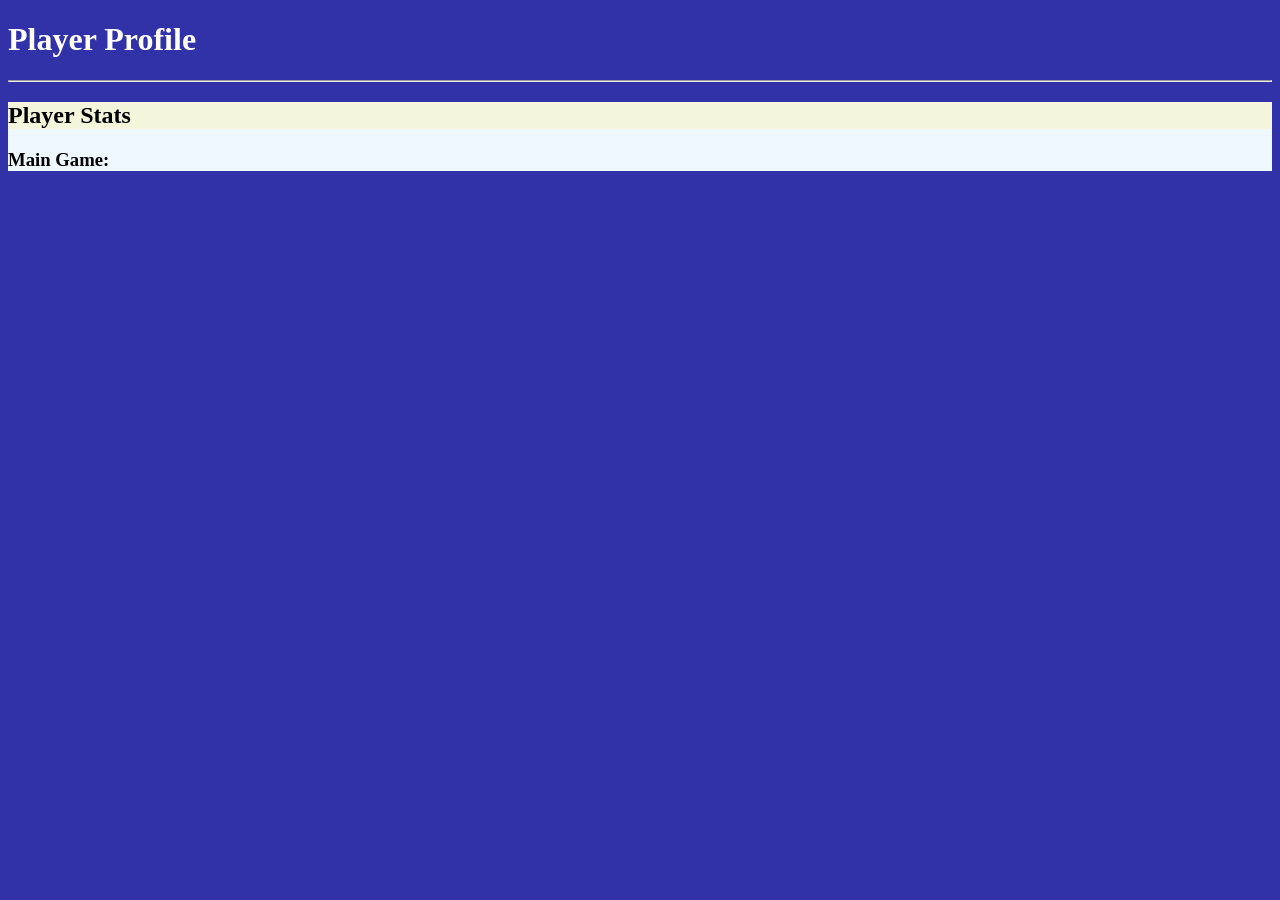
<file: Lesson01-Intro-to-CSS/index.html>
<!DOCTYPE html>
<html lang="en">

<head>
    <meta charset="UTF-8">
    <meta name="viewport" content="width=device-width, initial-scale=1.0">
    <title>Player Profile</title>
    <!-- <style>
        body {
            background-color: rgb(94, 94, 243);
            color: white;
        }
    </style> -->
    <link rel="stylesheet" href="style.css">
</head>

<body>
    <h1>Player Profile</h1>
    <hr>
    <div class="stats">
        <h2 id="player">Player Stats</h2>
        <h3>Main Game:</h3>
    </div>
</body>
</html>
</file>
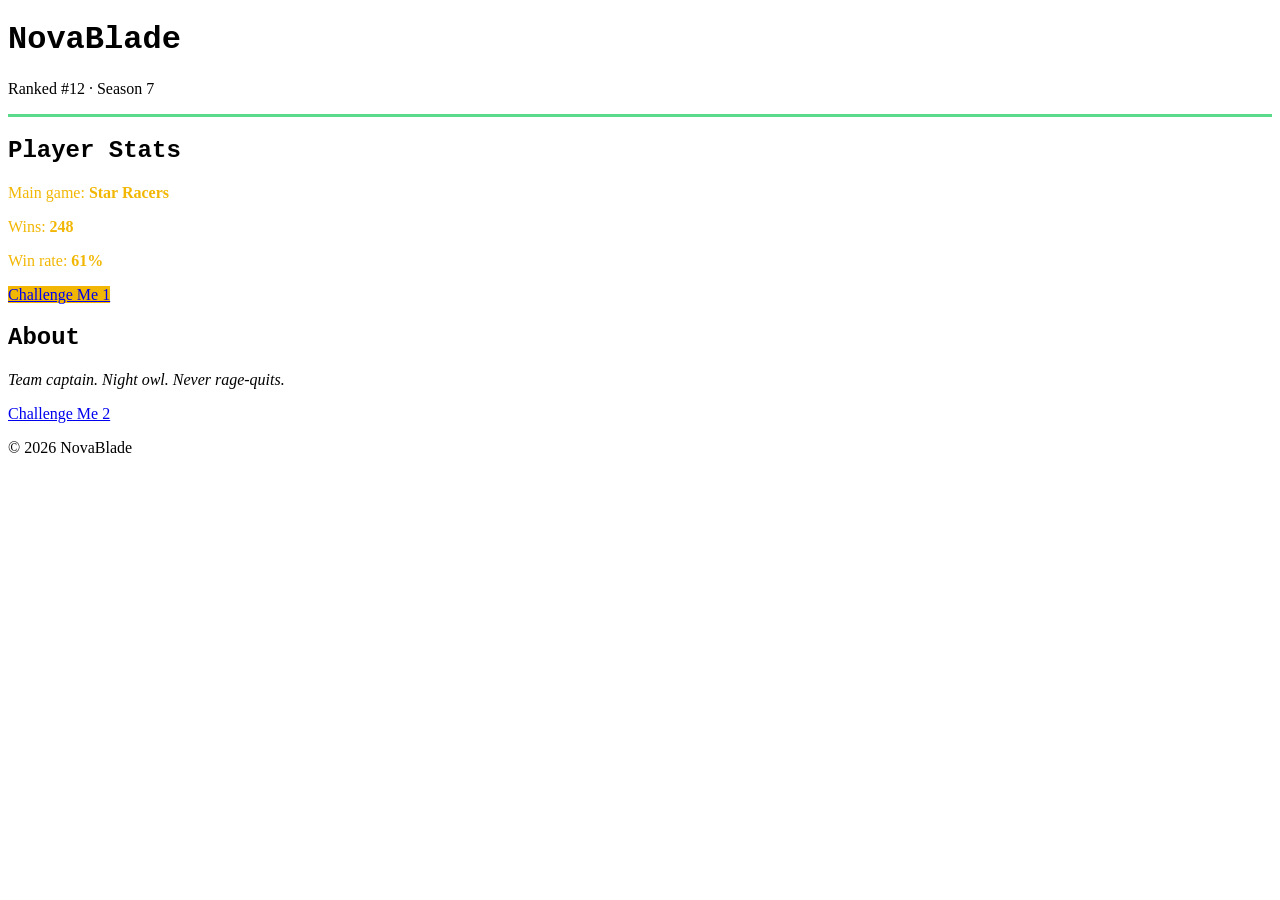
<file: Lesson02-Selectors/index.html>
<!DOCTYPE html>
<html lang="en">
<head>
    <meta charset="UTF-8">
    <meta name="viewport" content="width=device-width, initial-scale=1.0">
    <title>Player Profile</title>

    <!-- This ONE line decides how the whole page looks.
         rel="stylesheet" = "this file is CSS"
         href="..."       = where the CSS file lives -->
    <link rel="stylesheet" href="style.css">
</head>
<body>

    <header id="banner">
        <h1>NovaBlade</h1>
        <p class="tagline">Ranked #12 &middot; Season 7</p>
    </header>

    <main>
        <section class="player-card">
            <h2>Player Stats</h2>
            <p>Main game: <span class="tag">Star Racers</span></p>
            <p>Wins: <span class="stat">248</span></p>
            <p>Win rate: <span class="stat">61%</span></p>
            <a class="btn" href="#">Challenge Me 1</a>
        </section>

        <section class="about">
            <h2>About</h2>
            <p>Team captain. Night owl. Never rage-quits.</p>
             <a class="btn" href="#">Challenge Me 2</a>
        </section>
    </main>

    <footer>
        <p>&copy; 2026 NovaBlade</p>
    </footer>

</body>
</html>
</file>
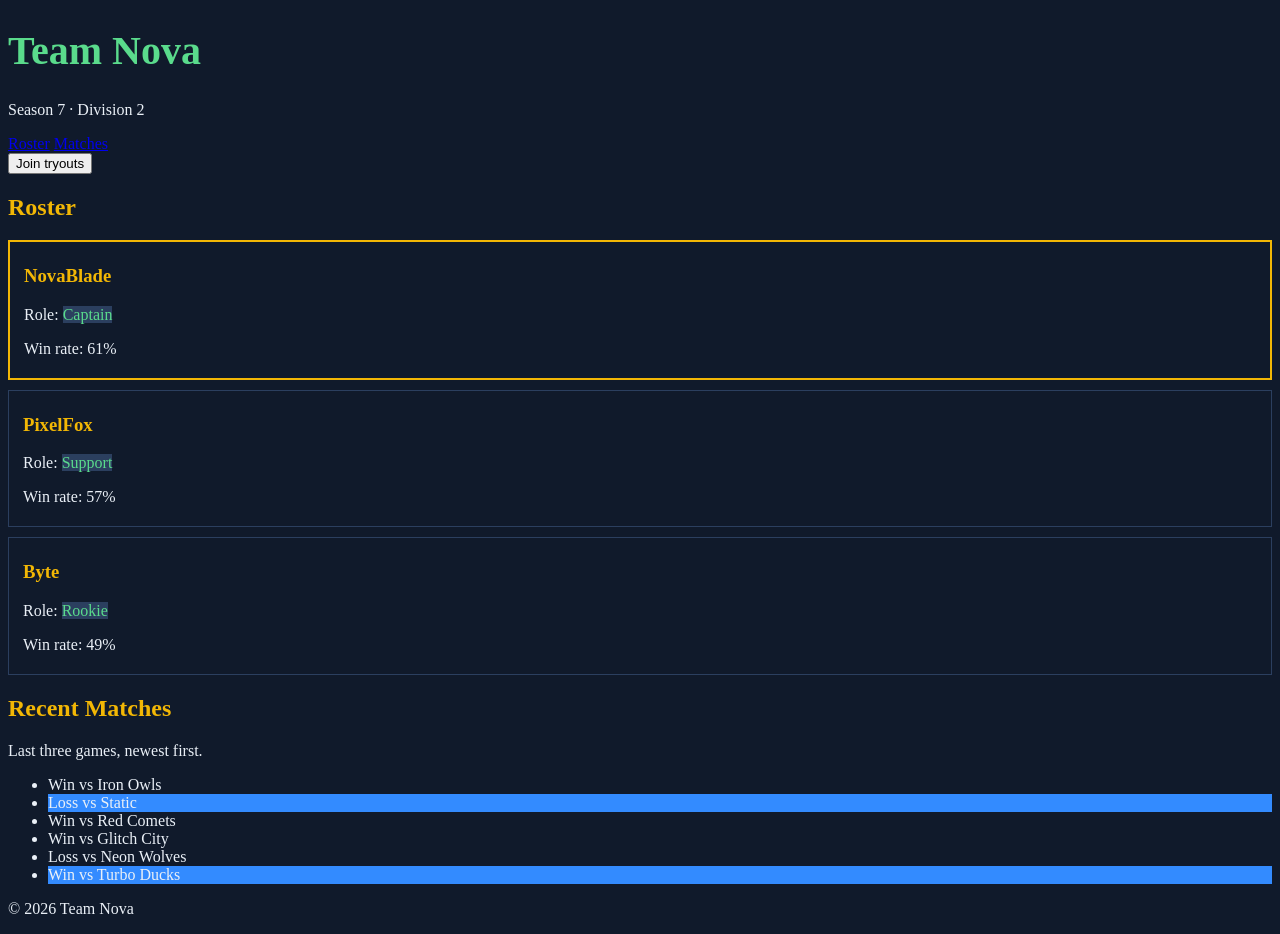
<file: Lesson 2C-Pseudo-Selectors/squad-page2/index.html>
<!DOCTYPE html>
<html lang="en">
<head>
    <meta charset="UTF-8">
    <meta name="viewport" content="width=device-width, initial-scale=1.0">
    <title>Team Nova</title>
    <link rel="stylesheet" href="style.css">
</head>
<body>

    <header>
        <h1>Team Nova</h1>
        <p class="tagline">Season 7 &middot; Division 2</p>
        <nav>
            <a href="#roster">Roster</a>
            <a href="#matches">Matches</a>
        </nav>
        <button class="join">Join tryouts</button>
    </header>

    <main>
        <!-- id="roster": one-of-a-kind, so the nav link can jump here -->
        <section id="roster">
            <h2>Roster</h2>

            <!-- three cards share a CLASS... -->
            <article class="player-card" id="captain">  <!-- ...only one has this ID -->
                <h3>NovaBlade</h3>
                <p>Role: <span class="tag">Captain</span></p>
                <p>Win rate: <span class="stat">61%</span></p>
            </article>

            <article class="player-card">
                <h3>PixelFox</h3>
                <p>Role: <span class="tag">Support</span></p>
                <p>Win rate: <span class="stat">57%</span></p>
            </article>

            <article class="player-card">
                <h3>Byte</h3>
                <p>Role: <span class="tag">Rookie</span></p>
                <p>Win rate: <span class="stat">49%</span></p>
            </article>
        </section>

        <section id="matches">
            <h2>Recent Matches</h2>
            <p>Last three games, newest first.</p>
            <ul class="results">
                <li>Win vs Iron Owls</li>
                <li>Loss vs Static</li>
                <li>Win vs Red Comets</li>
                <li>Win vs Glitch City</li>
                <li>Loss vs Neon Wolves</li>
                <li>Win vs Turbo Ducks</li>
            </ul>
        </section>
    </main>

    <footer>
        <p>&copy; 2026 Team Nova</p>
    </footer>

</body>
</html>
</file>
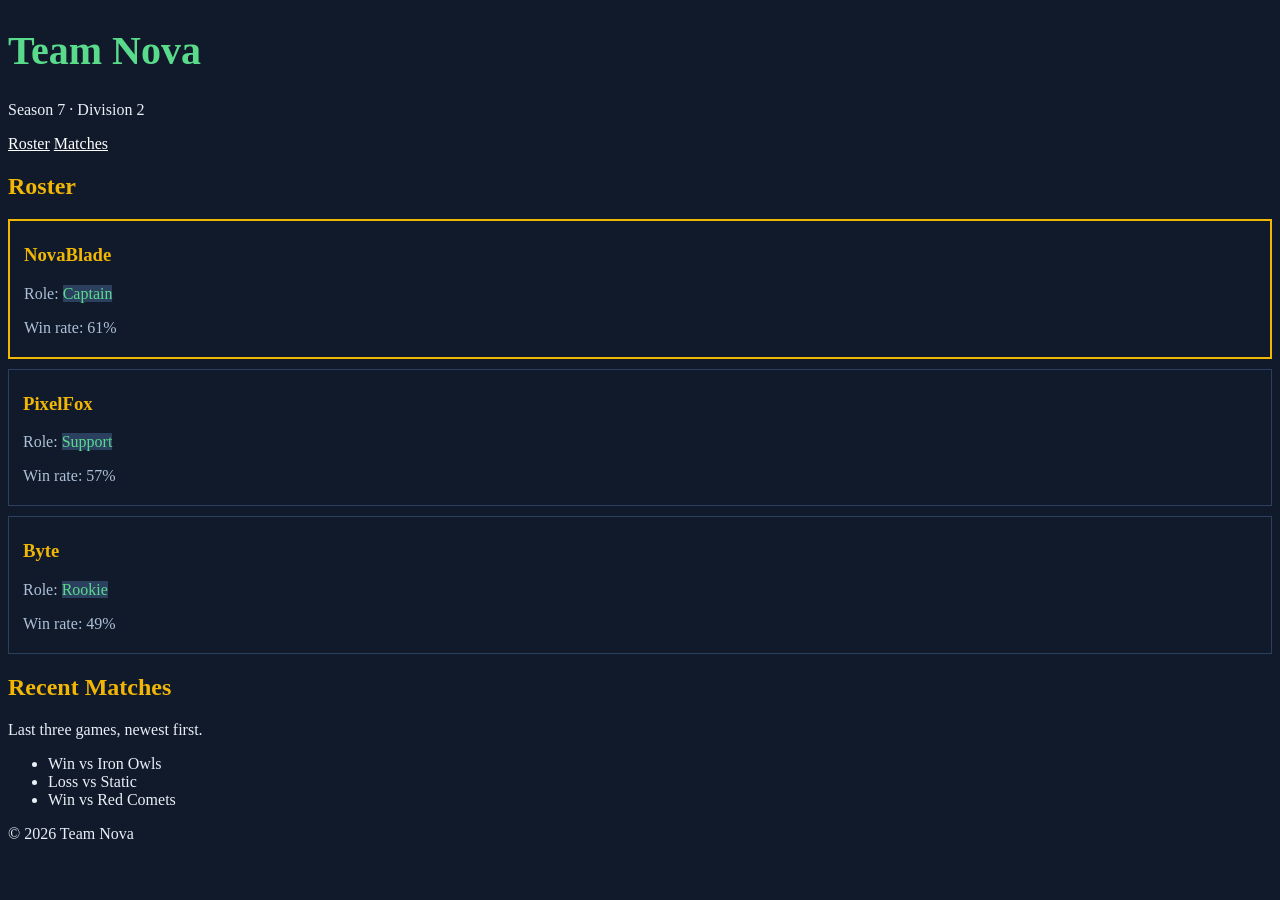
<file: Lesson02-Selectors/squad-page/index.html>
<!DOCTYPE html>
<html lang="en">
<head>
    <meta charset="UTF-8">
    <meta name="viewport" content="width=device-width, initial-scale=1.0">
    <title>Team Nova</title>
    <link rel="stylesheet" href="style.css">
</head>
<body>

    <header>
        <h1>Team Nova</h1>
        <p class="tagline">Season 7 &middot; Division 2</p>
        <nav>
            <a href="#roster">Roster</a>
            <a href="#matches">Matches</a>
        </nav>
    </header>

    <main>
        <!-- id="roster": one-of-a-kind, so the nav link can jump here -->
        <section id="roster">
            <h2>Roster</h2>

            <!-- three cards share a CLASS... -->
            <article class="player-card" id="captain">  <!-- ...only one has this ID -->
                <h3>NovaBlade</h3>
                <p>Role: <span class="tag">Captain</span></p>
                <p>Win rate: <span class="stat">61%</span></p>
            </article>

            <article class="player-card">
                <h3>PixelFox</h3>
                <p>Role: <span class="tag">Support</span></p>
                <p>Win rate: <span class="stat">57%</span></p>
            </article>

            <article class="player-card">
                <h3>Byte</h3>
                <p>Role: <span class="tag">Rookie</span></p>
                <p>Win rate: <span class="stat">49%</span></p>
            </article>
        </section>

        <section id="matches">
            <h2>Recent Matches</h2>
            <p>Last three games, newest first.</p>
            <ul class="results">
                <li>Win vs Iron Owls</li>
                <li>Loss vs Static</li>
                <li>Win vs Red Comets</li>
            </ul>
        </section>
    </main>

    <footer>
        <p>&copy; 2026 Team Nova</p>
    </footer>

</body>
</html>
</file>
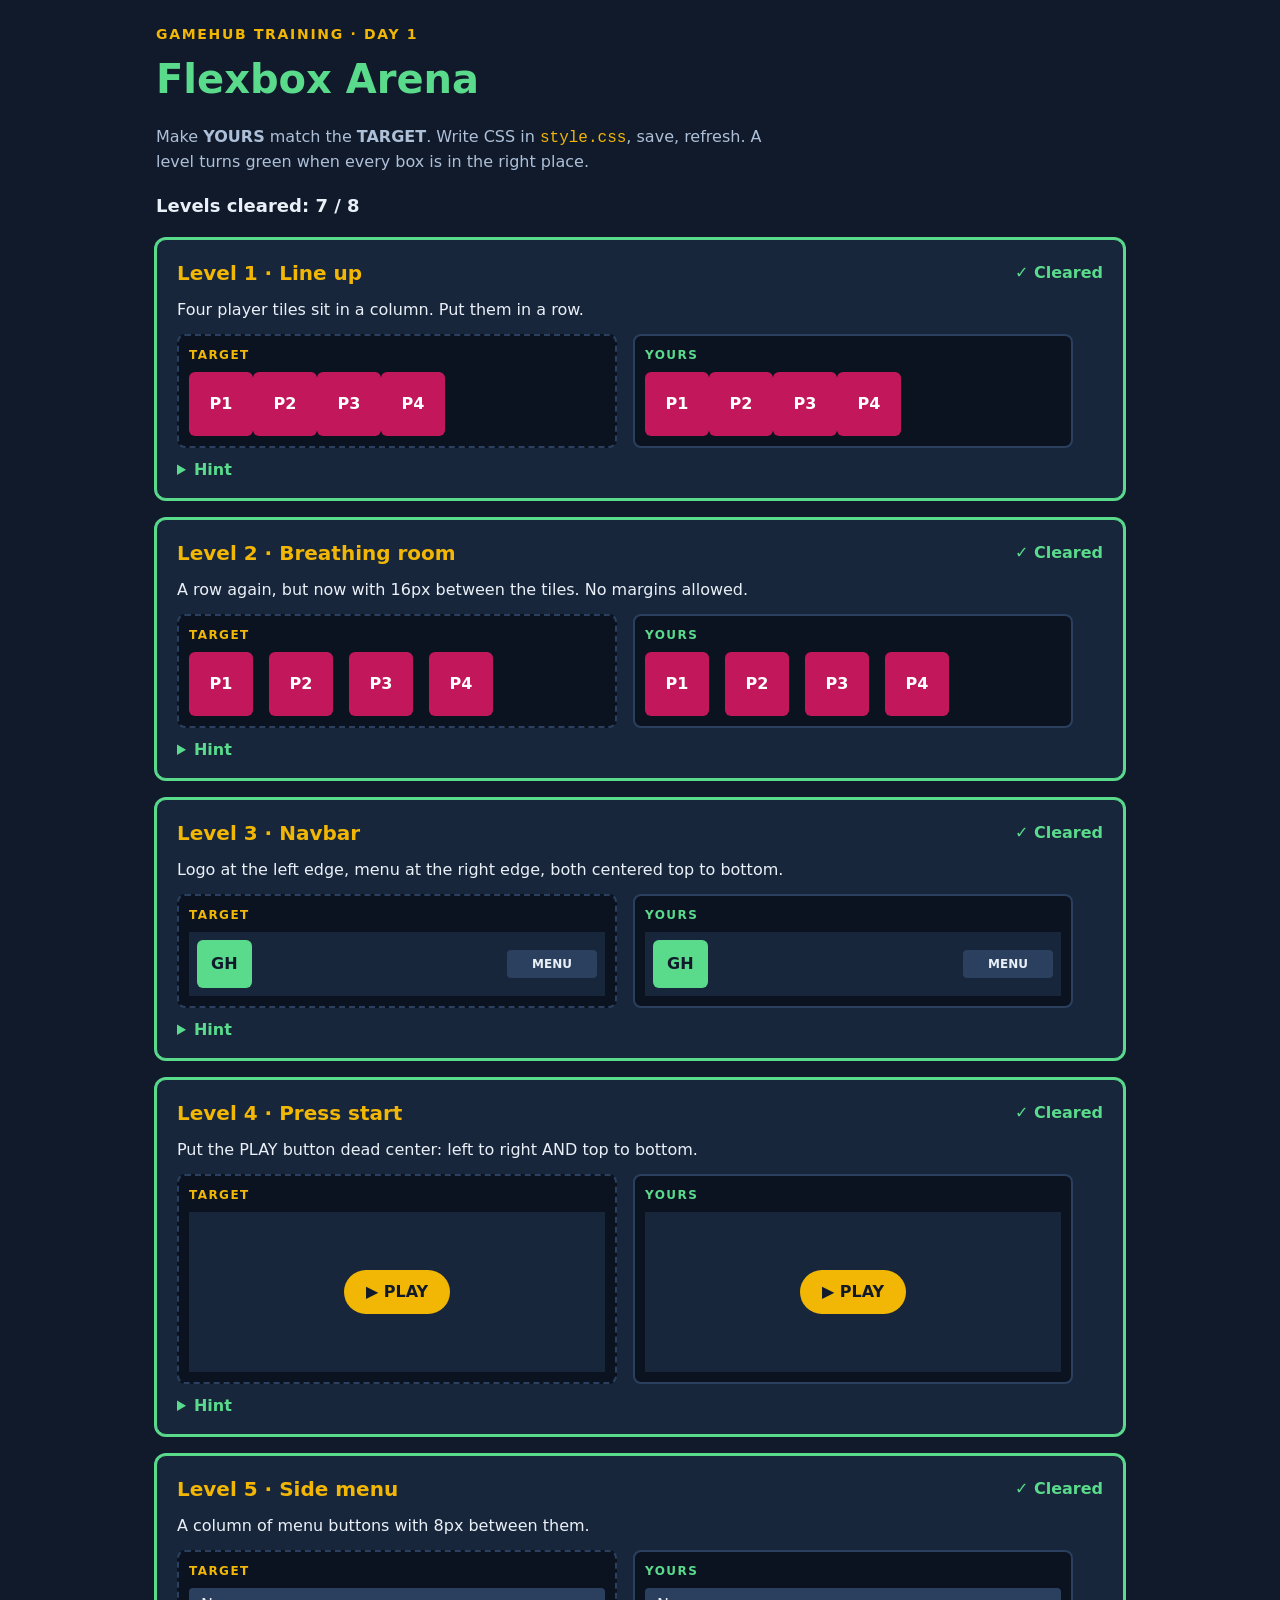
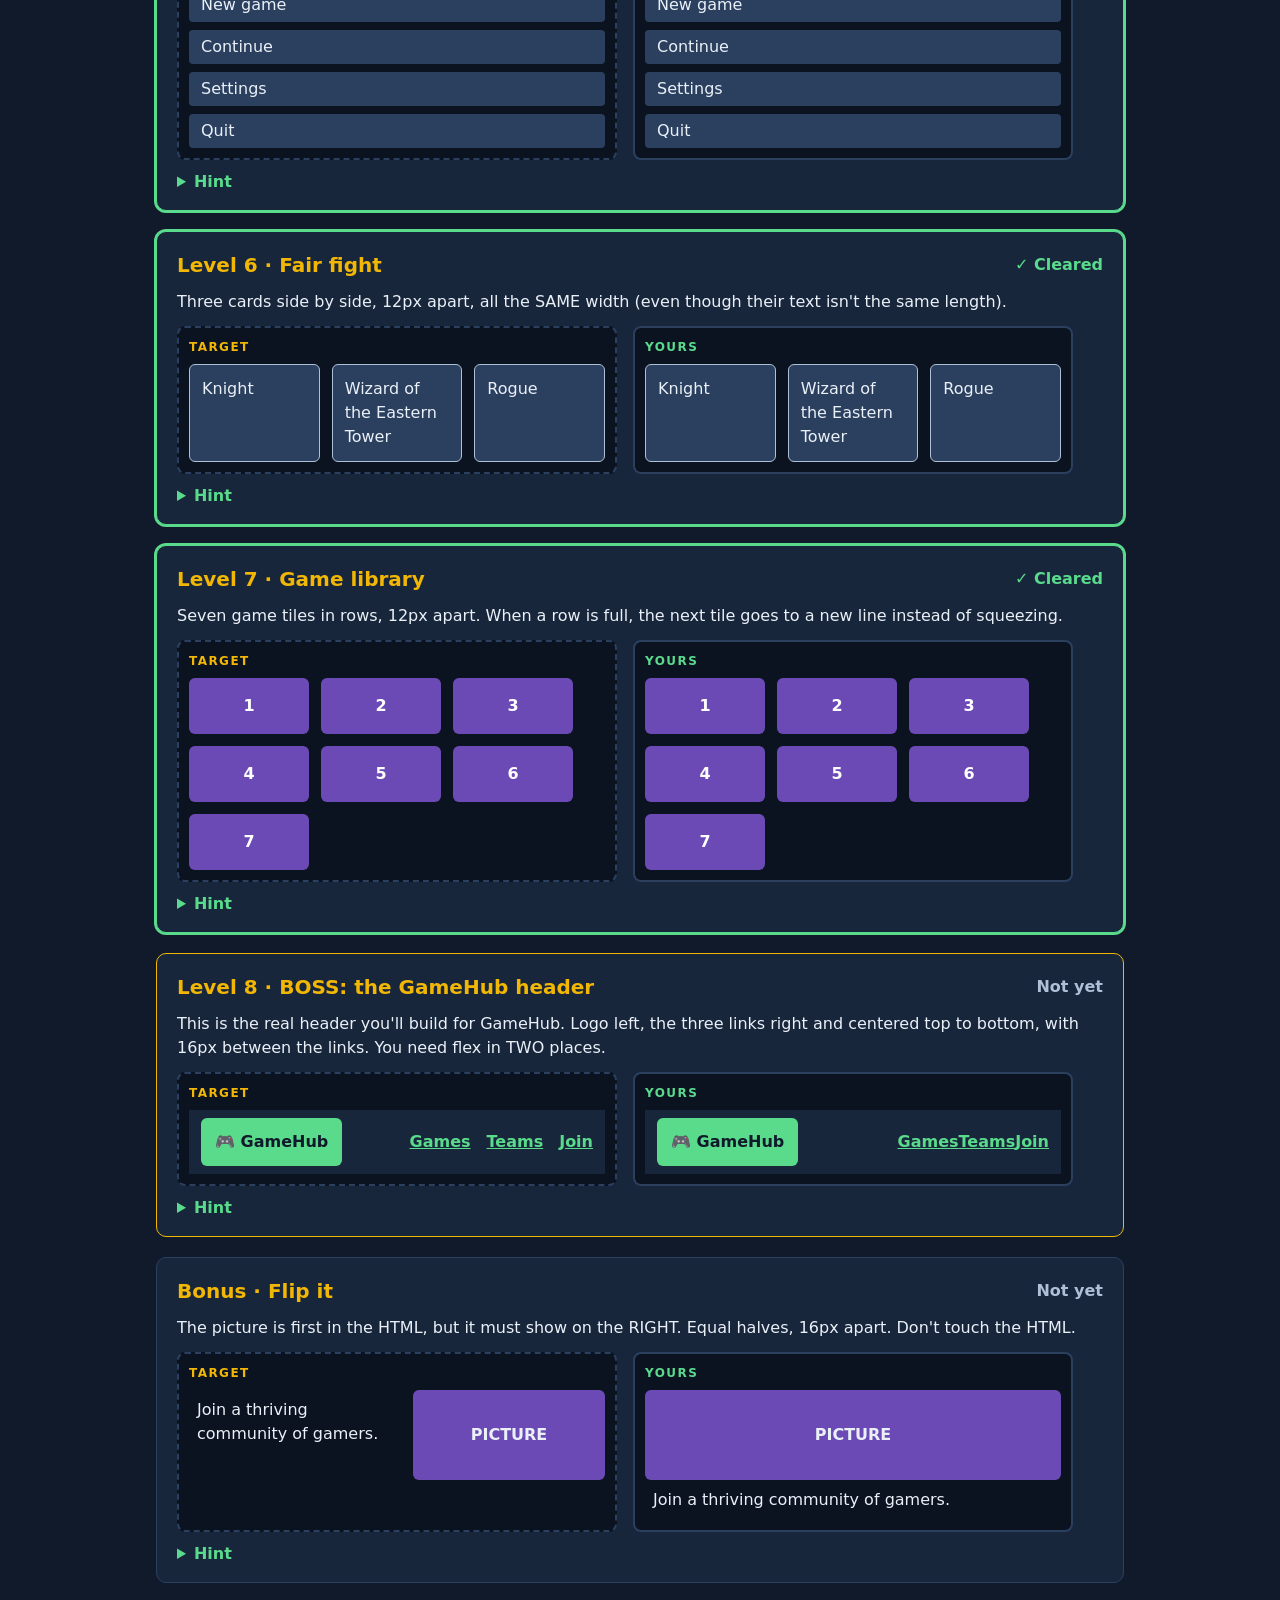
<file: Lesson7-Flexbox/flexbox-arena/arena.html>
<!DOCTYPE html>
<html lang="en">

<head>
    <meta charset="UTF-8">
    <meta name="viewport" content="width=device-width, initial-scale=1.0">
    <title>Flexbox Arena · GameHub Training</title>
    <!-- arena.css draws the arena and the TARGET courts. Don't edit it. -->
    <link rel="stylesheet" href="arena.css">
    <!-- style.css is YOUR file. All your work goes there. -->
    <link rel="stylesheet" href="style.css">
</head>

<body>
    <header class="arena-top">
        <p class="kicker">GameHub training · Day 1</p>
        <h1>Flexbox Arena</h1>
        <p class="lead">Make <b>YOURS</b> match the <b>TARGET</b>. Write CSS in <code>style.css</code>, save, refresh. A
            level turns green when every box is in the right place.</p>
        <p class="score" aria-live="polite">Levels cleared: <span id="cleared">0</span> / 8 <span id="bonus"></span></p>
    </header>

    <main>
        <!-- LEVEL 1 -->
        <section class="level" aria-labelledby="h1-l1">
            <div class="level-head">
                <h2 id="h1-l1">Level 1 · Line up</h2>
                <p class="status">Not yet</p>
            </div>
            <p class="goal">Four player tiles sit in a column. Put them in a row.</p>
            <div class="courts">
                <div class="court target">
                    <div class="t1">
                        <div class="tile" data-k>P1</div>
                        <div class="tile" data-k>P2</div>
                        <div class="tile" data-k>P3</div>
                        <div class="tile" data-k>P4</div>
                    </div>
                </div>
                <div class="court yours">
                    <div class="l1">
                        <div class="tile" data-k>P1</div>
                        <div class="tile" data-k>P2</div>
                        <div class="tile" data-k>P3</div>
                        <div class="tile" data-k>P4</div>
                    </div>
                </div>
            </div>
            <details>
                <summary>Hint</summary>One property, on the parent <code>.l1</code>.
            </details>
        </section>

        <!-- LEVEL 2 -->
        <section class="level" aria-labelledby="h1-l2">
            <div class="level-head">
                <h2 id="h1-l2">Level 2 · Breathing room</h2>
                <p class="status">Not yet</p>
            </div>
            <p class="goal">A row again, but now with 16px between the tiles. No margins allowed.</p>
            <div class="courts">
                <div class="court target">
                    <div class="t2">
                        <div class="tile" data-k>P1</div>
                        <div class="tile" data-k>P2</div>
                        <div class="tile" data-k>P3</div>
                        <div class="tile" data-k>P4</div>
                    </div>
                </div>
                <div class="court yours">
                    <div class="l2">
                        <div class="tile" data-k>P1</div>
                        <div class="tile" data-k>P2</div>
                        <div class="tile" data-k>P3</div>
                        <div class="tile" data-k>P4</div>
                    </div>
                </div>
            </div>
            <details>
                <summary>Hint</summary>Two properties on <code>.l2</code>. Space between items only, never at the ends.
            </details>
        </section>

        <!-- LEVEL 3 -->
        <section class="level" aria-labelledby="h1-l3">
            <div class="level-head">
                <h2 id="h1-l3">Level 3 · Navbar</h2>
                <p class="status">Not yet</p>
            </div>
            <p class="goal">Logo at the left edge, menu at the right edge, both centered top to bottom.</p>
            <div class="courts">
                <div class="court target">
                    <div class="t3">
                        <div class="logo" data-k>GH</div>
                        <div class="menu" data-k>MENU</div>
                    </div>
                </div>
                <div class="court yours">
                    <div class="l3">
                        <div class="logo" data-k>GH</div>
                        <div class="menu" data-k>MENU</div>
                    </div>
                </div>
            </div>
            <details>
                <summary>Hint</summary>Three properties on <code>.l3</code>. One works along the row, one across it.
            </details>
        </section>

        <!-- LEVEL 4 -->
        <section class="level" aria-labelledby="h1-l4">
            <div class="level-head">
                <h2 id="h1-l4">Level 4 · Press start</h2>
                <p class="status">Not yet</p>
            </div>
            <p class="goal">Put the PLAY button dead center: left to right AND top to bottom.</p>
            <div class="courts">
                <div class="court target">
                    <div class="t4">
                        <div class="play" data-k>▶ PLAY</div>
                    </div>
                </div>
                <div class="court yours">
                    <div class="l4">
                        <div class="play" data-k>▶ PLAY</div>
                    </div>
                </div>
            </div>
            <details>
                <summary>Hint</summary>The same two "line up" properties as Level 3, both set to the same value.
            </details>
        </section>

        <!-- LEVEL 5 -->
        <section class="level" aria-labelledby="h1-l5">
            <div class="level-head">
                <h2 id="h1-l5">Level 5 · Side menu</h2>
                <p class="status">Not yet</p>
            </div>
            <p class="goal">A column of menu buttons with 8px between them.</p>
            <div class="courts">
                <div class="court target">
                    <div class="t5">
                        <div class="item" data-k>New game</div>
                        <div class="item" data-k>Continue</div>
                        <div class="item" data-k>Settings</div>
                        <div class="item" data-k>Quit</div>
                    </div>
                </div>
                <div class="court yours">
                    <div class="l5">
                        <div class="item" data-k>New game</div>
                        <div class="item" data-k>Continue</div>
                        <div class="item" data-k>Settings</div>
                        <div class="item" data-k>Quit</div>
                    </div>
                </div>
            </div>
            <details>
                <summary>Hint</summary>Flex rows by default. One property turns the row into a column; <code>gap</code>
                works in columns too.
            </details>
        </section>

        <!-- LEVEL 6 -->
        <section class="level" aria-labelledby="h1-l6">
            <div class="level-head">
                <h2 id="h1-l6">Level 6 · Fair fight</h2>
                <p class="status">Not yet</p>
            </div>
            <p class="goal">Three cards side by side, 12px apart, all the SAME width (even though their text isn't the
                same length).</p>
            <div class="courts">
                <div class="court target">
                    <div class="t6">
                        <div class="card" data-k>Knight</div>
                        <div class="card" data-k>Wizard of the Eastern Tower</div>
                        <div class="card" data-k>Rogue</div>
                    </div>
                </div>
                <div class="court yours">
                    <div class="l6">
                        <div class="card" data-k>Knight</div>
                        <div class="card" data-k>Wizard of the Eastern Tower</div>
                        <div class="card" data-k>Rogue</div>
                    </div>
                </div>
            </div>
            <details>
                <summary>Hint</summary>Two properties on the parent <code>.l6</code>, and one on each <code>.card</code>
                that shares the row equally.
            </details>
        </section>

        <!-- LEVEL 7 -->
        <section class="level" aria-labelledby="h1-l7">
            <div class="level-head">
                <h2 id="h1-l7">Level 7 · Game library</h2>
                <p class="status">Not yet</p>
            </div>
            <p class="goal">Seven game tiles in rows, 12px apart. When a row is full, the next tile goes to a new line
                instead of squeezing.</p>
            <div class="courts">
                <div class="court target">
                    <div class="t7">
                        <div class="game" data-k>1</div>
                        <div class="game" data-k>2</div>
                        <div class="game" data-k>3</div>
                        <div class="game" data-k>4</div>
                        <div class="game" data-k>5</div>
                        <div class="game" data-k>6</div>
                        <div class="game" data-k>7</div>
                    </div>
                </div>
                <div class="court yours">
                    <div class="l7">
                        <div class="game" data-k>1</div>
                        <div class="game" data-k>2</div>
                        <div class="game" data-k>3</div>
                        <div class="game" data-k>4</div>
                        <div class="game" data-k>5</div>
                        <div class="game" data-k>6</div>
                        <div class="game" data-k>7</div>
                    </div>
                </div>
            </div>
            <details>
                <summary>Hint</summary>Three properties on <code>.l7</code>. Try it with only two first and watch the
                tiles squeeze.
            </details>
        </section>

        <!-- LEVEL 8 -->
        <section class="level boss" aria-labelledby="h1-l8">
            <div class="level-head">
                <h2 id="h1-l8">Level 8 · BOSS: the GameHub header</h2>
                <p class="status">Not yet</p>
            </div>
            <p class="goal">This is the real header you'll build for GameHub. Logo left, the three links right and
                centered top to bottom, with 16px between the links. You need flex in TWO places.</p>
            <div class="courts">
                <div class="court target">
                    <div class="t8">
                        <div class="logo" data-k>🎮 GameHub</div>
                        <nav class="links" data-k><a href="#" data-k>Games</a><a href="#" data-k>Teams</a><a href="#"
                                data-k>Join</a></nav>
                    </div>
                </div>
                <div class="court yours">
                    <div class="l8">
                        <div class="logo" data-k>🎮 GameHub</div>
                        <nav class="links" data-k><a href="#" data-k>Games</a><a href="#" data-k>Teams</a><a href="#"
                                data-k>Join</a></nav>
                    </div>
                </div>
            </div>
            <details>
                <summary>Hint</summary>A flex container can be inside another one. The header is the parent of the logo
                and the nav; the nav is the parent of the links.
            </details>
        </section>

        <!-- LEVEL 9 (BONUS) -->
        <section class="level bonus" aria-labelledby="h1-l9">
            <div class="level-head">
                <h2 id="h1-l9">Bonus · Flip it</h2>
                <p class="status">Not yet</p>
            </div>
            <p class="goal">The picture is first in the HTML, but it must show on the RIGHT. Equal halves, 16px apart.
                Don't touch the HTML.</p>
            <div class="courts">
                <div class="court target">
                    <div class="t9">
                        <div class="pic" data-k>PICTURE</div>
                        <div class="text" data-k>Join a thriving community of gamers.</div>
                    </div>
                </div>
                <div class="court yours">
                    <div class="l9">
                        <div class="pic" data-k>PICTURE</div>
                        <div class="text" data-k>Join a thriving community of gamers.</div>
                    </div>
                </div>
            </div>
            <details>
                <summary>Hint</summary>One value of <code>flex-direction</code> runs the row backwards.
            </details>
        </section>
    </main>

    <script src="check.js"></script>
</body>

</html>
</file>
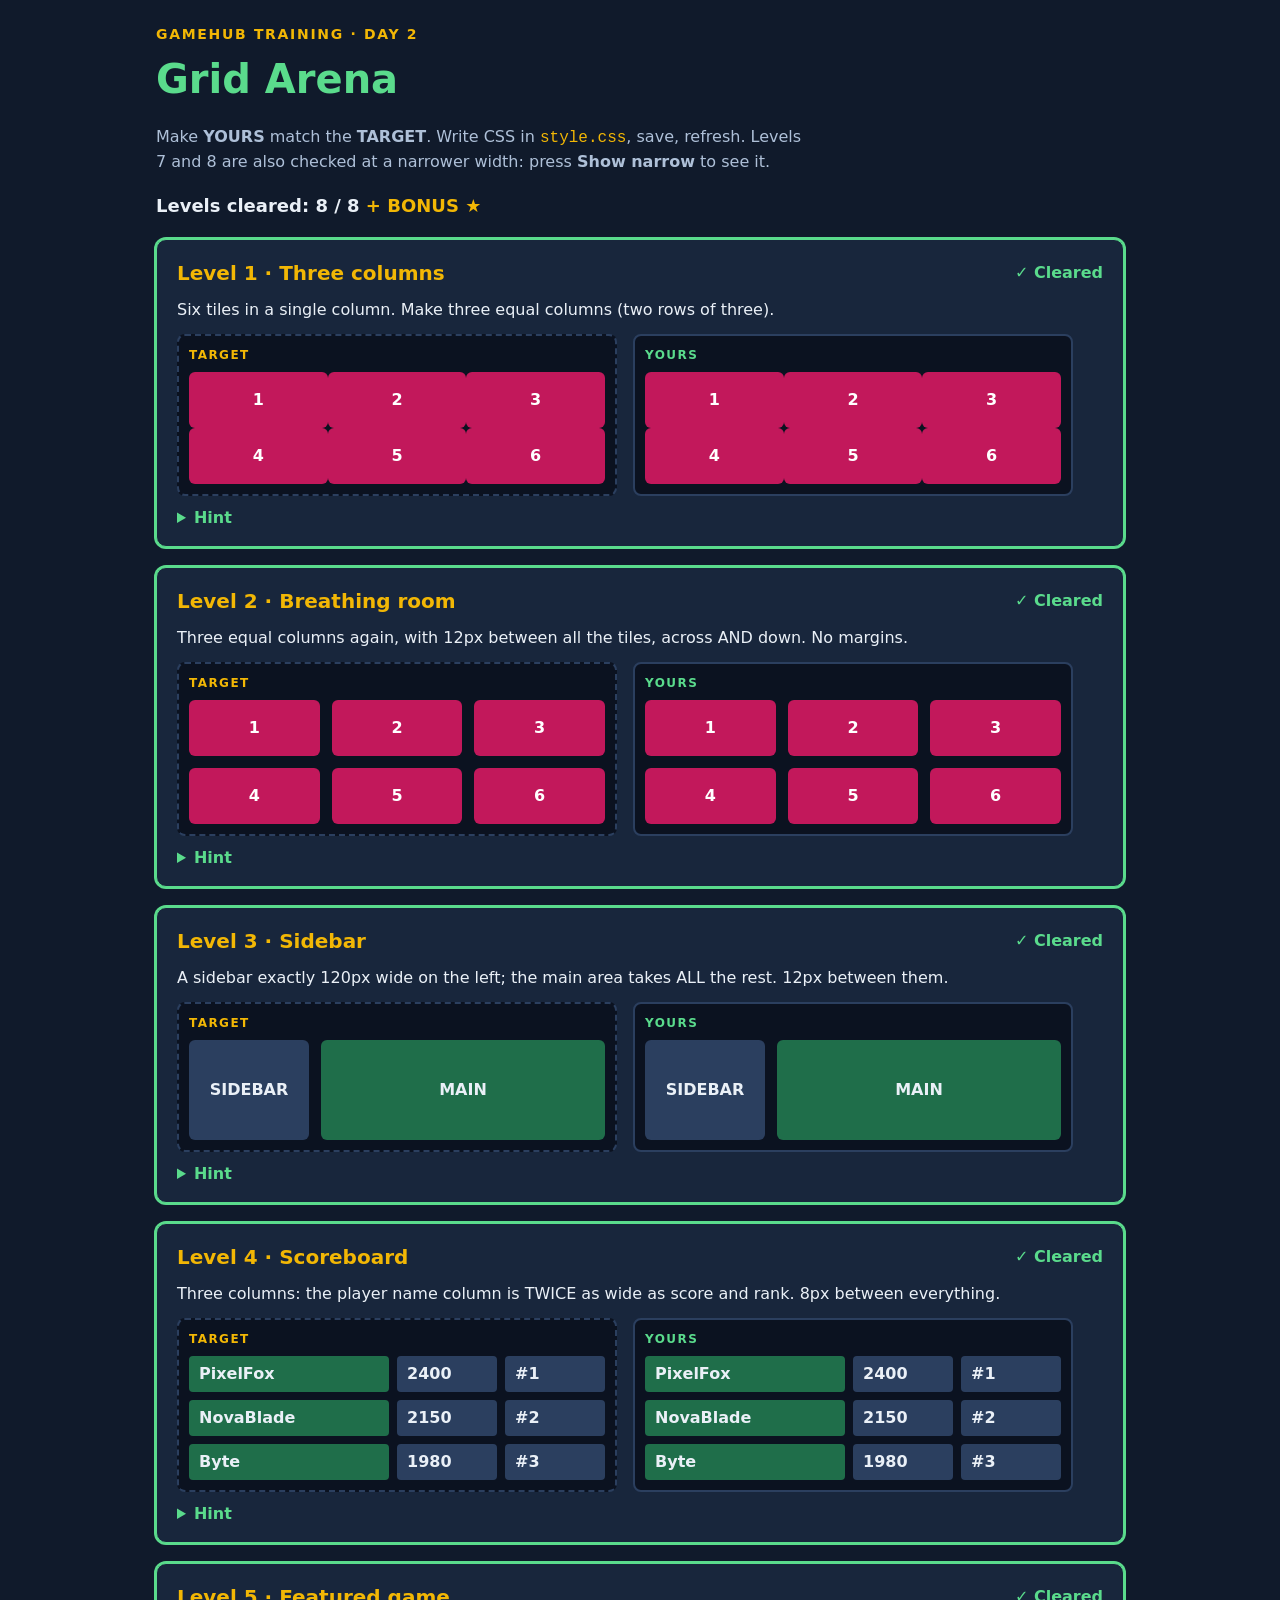
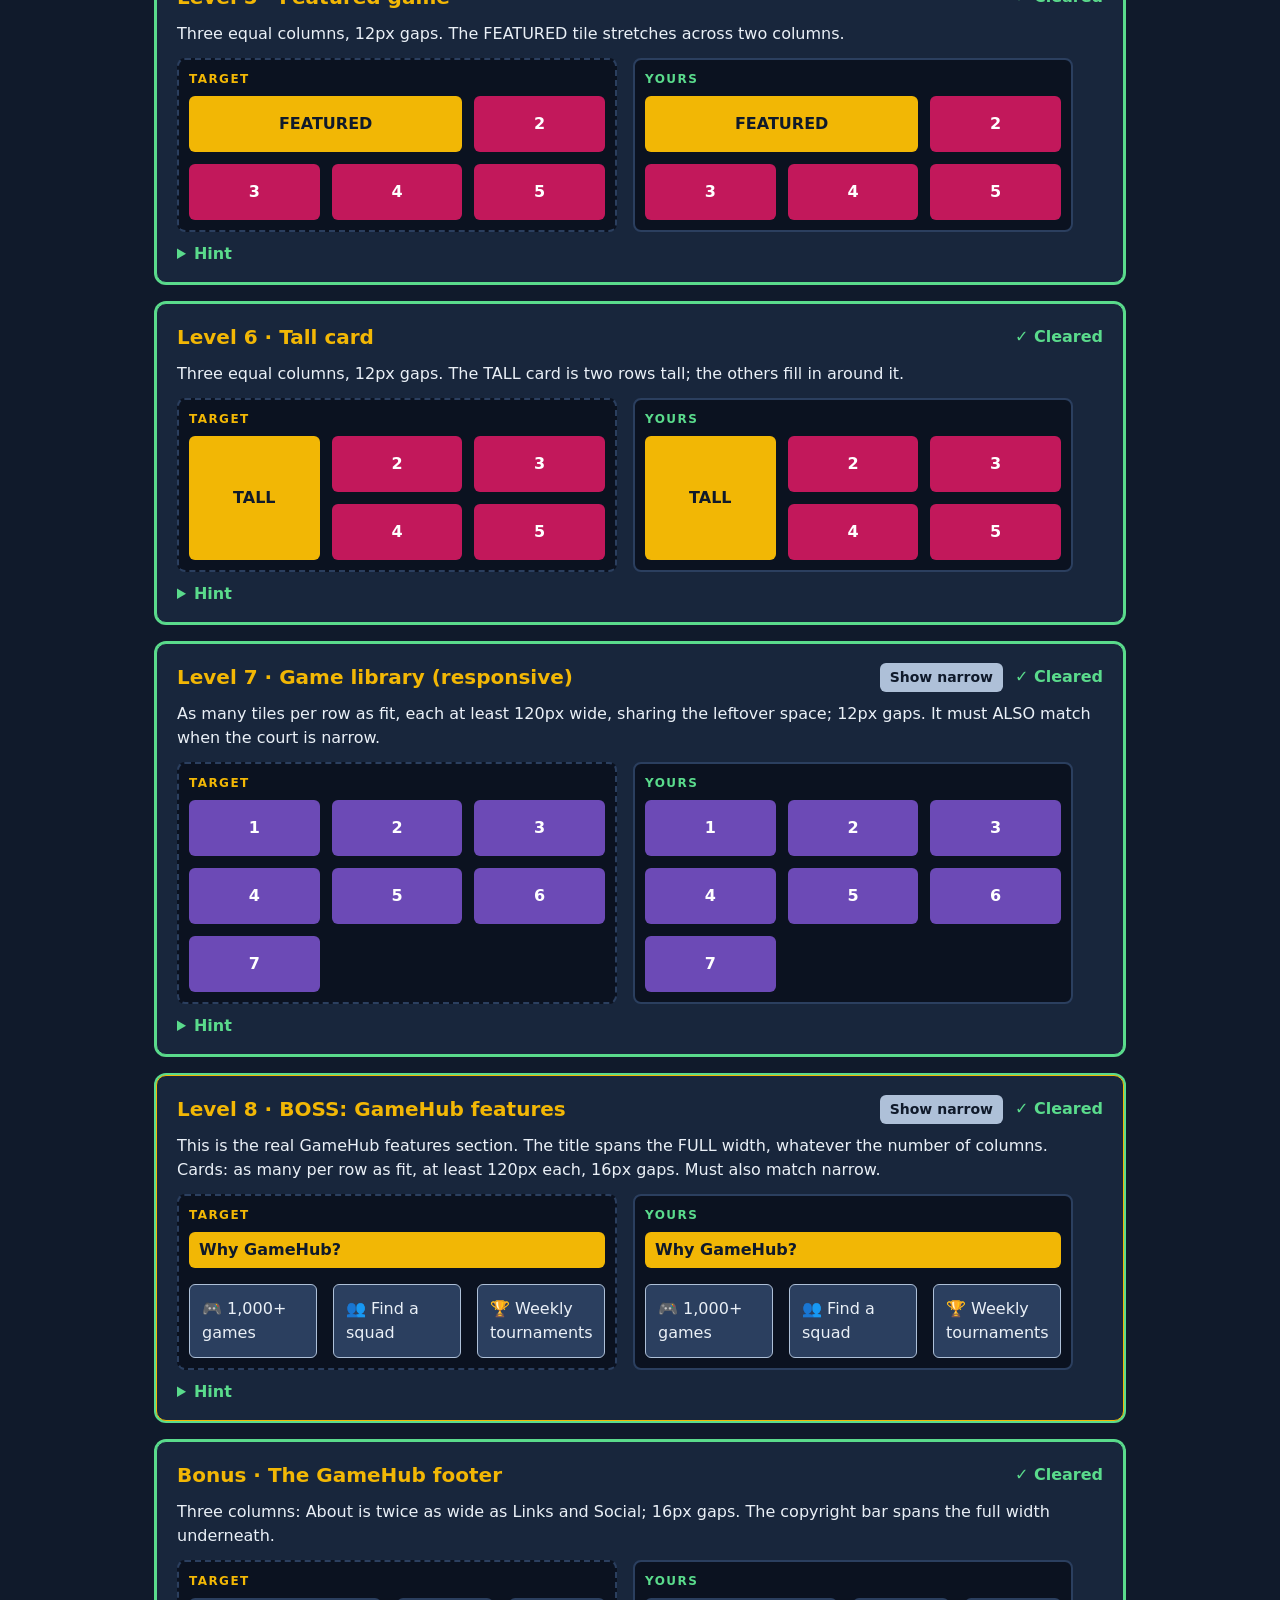
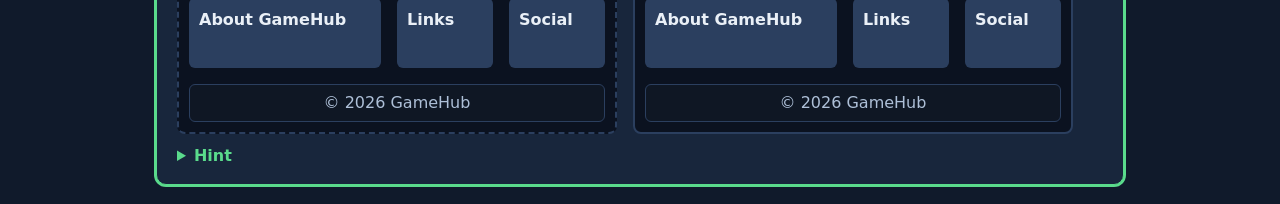
<file: Lesson8-Grid/grid-arena/arena.html>
<!DOCTYPE html>
<html lang="en">

<head>
    <meta charset="UTF-8">
    <meta name="viewport" content="width=device-width, initial-scale=1.0">
    <title>Grid Arena · GameHub Training</title>
    <!-- arena.css draws the arena and the TARGET courts. Don't edit it. -->
    <link rel="stylesheet" href="arena.css">
    <!-- style.css is YOUR file. All your work goes there. -->
    <link rel="stylesheet" href="style.css">
</head>

<body>
    <header class="arena-top">
        <p class="kicker">GameHub training · Day 2</p>
        <h1>Grid Arena</h1>
        <p class="lead">Make <b>YOURS</b> match the <b>TARGET</b>. Write CSS in <code>style.css</code>, save, refresh.
            Levels 7 and 8 are also checked at a narrower width: press <b>Show narrow</b> to see it.</p>
        <p class="score" aria-live="polite">Levels cleared: <span id="cleared">0</span> / 8 <span id="bonus"></span></p>
    </header>

    <main>
        <!-- LEVEL 1 -->
        <section class="level" aria-labelledby="h-l1">
            <div class="level-head">
                <h2 id="h-l1">Level 1 · Three columns</h2>
                <div class="head-right">
                    <p class="status">Not yet</p>
                </div>
            </div>
            <p class="goal">Six tiles in a single column. Make three equal columns (two rows of three).</p>
            <div class="courts">
                <div class="court target">
                    <div class="t1">
                        <div class="cell" data-k>1</div>
                        <div class="cell" data-k>2</div>
                        <div class="cell" data-k>3</div>
                        <div class="cell" data-k>4</div>
                        <div class="cell" data-k>5</div>
                        <div class="cell" data-k>6</div>
                    </div>
                </div>
                <div class="court yours">
                    <div class="l1">
                        <div class="cell" data-k>1</div>
                        <div class="cell" data-k>2</div>
                        <div class="cell" data-k>3</div>
                        <div class="cell" data-k>4</div>
                        <div class="cell" data-k>5</div>
                        <div class="cell" data-k>6</div>
                    </div>
                </div>
            </div>
            <details>
                <summary>Hint</summary>Two properties on <code>.l1</code>: turn grid on, then describe the columns.
                <code>1fr</code> means one share.
            </details>
        </section>
        <!-- LEVEL 2 -->
        <section class="level" aria-labelledby="h-l2">
            <div class="level-head">
                <h2 id="h-l2">Level 2 · Breathing room</h2>
                <div class="head-right">
                    <p class="status">Not yet</p>
                </div>
            </div>
            <p class="goal">Three equal columns again, with 12px between all the tiles, across AND down. No margins.</p>
            <div class="courts">
                <div class="court target">
                    <div class="t2">
                        <div class="cell" data-k>1</div>
                        <div class="cell" data-k>2</div>
                        <div class="cell" data-k>3</div>
                        <div class="cell" data-k>4</div>
                        <div class="cell" data-k>5</div>
                        <div class="cell" data-k>6</div>
                    </div>
                </div>
                <div class="court yours">
                    <div class="l2">
                        <div class="cell" data-k>1</div>
                        <div class="cell" data-k>2</div>
                        <div class="cell" data-k>3</div>
                        <div class="cell" data-k>4</div>
                        <div class="cell" data-k>5</div>
                        <div class="cell" data-k>6</div>
                    </div>
                </div>
            </div>
            <details>
                <summary>Hint</summary>The same <code>gap</code> you used in flexbox works in grid, in both directions.
                Try <code>repeat(3, 1fr)</code> to avoid typing 1fr three times.
            </details>
        </section>
        <!-- LEVEL 3 -->
        <section class="level" aria-labelledby="h-l3">
            <div class="level-head">
                <h2 id="h-l3">Level 3 · Sidebar</h2>
                <div class="head-right">
                    <p class="status">Not yet</p>
                </div>
            </div>
            <p class="goal">A sidebar exactly 120px wide on the left; the main area takes ALL the rest. 12px between
                them.</p>
            <div class="courts">
                <div class="court target">
                    <div class="t3">
                        <div class="side" data-k>SIDEBAR</div>
                        <div class="main" data-k>MAIN</div>
                    </div>
                </div>
                <div class="court yours">
                    <div class="l3">
                        <div class="side" data-k>SIDEBAR</div>
                        <div class="main" data-k>MAIN</div>
                    </div>
                </div>
            </div>
            <details>
                <summary>Hint</summary>You can mix units: a fixed <code>px</code> column and a <code>fr</code> column
                that takes what's left.
            </details>
        </section>
        <!-- LEVEL 4 -->
        <section class="level" aria-labelledby="h-l4">
            <div class="level-head">
                <h2 id="h-l4">Level 4 · Scoreboard</h2>
                <div class="head-right">
                    <p class="status">Not yet</p>
                </div>
            </div>
            <p class="goal">Three columns: the player name column is TWICE as wide as score and rank. 8px between
                everything.</p>
            <div class="courts">
                <div class="court target">
                    <div class="t4">
                        <div class="sc name" data-k>PixelFox</div>
                        <div class="sc" data-k>2400</div>
                        <div class="sc" data-k>#1</div>
                        <div class="sc name" data-k>NovaBlade</div>
                        <div class="sc" data-k>2150</div>
                        <div class="sc" data-k>#2</div>
                        <div class="sc name" data-k>Byte</div>
                        <div class="sc" data-k>1980</div>
                        <div class="sc" data-k>#3</div>
                    </div>
                </div>
                <div class="court yours">
                    <div class="l4">
                        <div class="sc name" data-k>PixelFox</div>
                        <div class="sc" data-k>2400</div>
                        <div class="sc" data-k>#1</div>
                        <div class="sc name" data-k>NovaBlade</div>
                        <div class="sc" data-k>2150</div>
                        <div class="sc" data-k>#2</div>
                        <div class="sc name" data-k>Byte</div>
                        <div class="sc" data-k>1980</div>
                        <div class="sc" data-k>#3</div>
                    </div>
                </div>
            </div>
            <details>
                <summary>Hint</summary>Shares don't have to be equal: <code>2fr</code> gets twice as much as
                <code>1fr</code>.
            </details>
        </section>
        <!-- LEVEL 5 -->
        <section class="level" aria-labelledby="h-l5">
            <div class="level-head">
                <h2 id="h-l5">Level 5 · Featured game</h2>
                <div class="head-right">
                    <p class="status">Not yet</p>
                </div>
            </div>
            <p class="goal">Three equal columns, 12px gaps. The FEATURED tile stretches across two columns.</p>
            <div class="courts">
                <div class="court target">
                    <div class="t5">
                        <div class="cell big" data-k>FEATURED</div>
                        <div class="cell" data-k>2</div>
                        <div class="cell" data-k>3</div>
                        <div class="cell" data-k>4</div>
                        <div class="cell" data-k>5</div>
                    </div>
                </div>
                <div class="court yours">
                    <div class="l5">
                        <div class="cell big" data-k>FEATURED</div>
                        <div class="cell" data-k>2</div>
                        <div class="cell" data-k>3</div>
                        <div class="cell" data-k>4</div>
                        <div class="cell" data-k>5</div>
                    </div>
                </div>
            </div>
            <details>
                <summary>Hint</summary>Set up the grid on <code>.l5</code>. Then tell <code>.l5 .big</code> how many
                columns to <b>span</b>.
            </details>
        </section>
        <!-- LEVEL 6 -->
        <section class="level" aria-labelledby="h-l6">
            <div class="level-head">
                <h2 id="h-l6">Level 6 · Tall card</h2>
                <div class="head-right">
                    <p class="status">Not yet</p>
                </div>
            </div>
            <p class="goal">Three equal columns, 12px gaps. The TALL card is two rows tall; the others fill in around
                it.</p>
            <div class="courts">
                <div class="court target">
                    <div class="t6">
                        <div class="cell tall" data-k>TALL</div>
                        <div class="cell" data-k>2</div>
                        <div class="cell" data-k>3</div>
                        <div class="cell" data-k>4</div>
                        <div class="cell" data-k>5</div>
                    </div>
                </div>
                <div class="court yours">
                    <div class="l6">
                        <div class="cell tall" data-k>TALL</div>
                        <div class="cell" data-k>2</div>
                        <div class="cell" data-k>3</div>
                        <div class="cell" data-k>4</div>
                        <div class="cell" data-k>5</div>
                    </div>
                </div>
            </div>
            <details>
                <summary>Hint</summary>Like Level 5, but rows instead of columns.
            </details>
        </section>
        <!-- LEVEL 7 -->
        <section class="level" data-widths="416 280" aria-labelledby="h-l7">
            <div class="level-head">
                <h2 id="h-l7">Level 7 · Game library (responsive)</h2>
                <div class="head-right"><button type="button" class="narrow-btn" aria-pressed="false">Show
                        narrow</button>
                    <p class="status">Not yet</p>
                </div>
            </div>
            <p class="goal">As many tiles per row as fit, each at least 120px wide, sharing the leftover space; 12px
                gaps. It must ALSO match when the court is narrow.</p>
            <div class="courts">
                <div class="court target">
                    <div class="t7">
                        <div class="game" data-k>1</div>
                        <div class="game" data-k>2</div>
                        <div class="game" data-k>3</div>
                        <div class="game" data-k>4</div>
                        <div class="game" data-k>5</div>
                        <div class="game" data-k>6</div>
                        <div class="game" data-k>7</div>
                    </div>
                </div>
                <div class="court yours">
                    <div class="l7">
                        <div class="game" data-k>1</div>
                        <div class="game" data-k>2</div>
                        <div class="game" data-k>3</div>
                        <div class="game" data-k>4</div>
                        <div class="game" data-k>5</div>
                        <div class="game" data-k>6</div>
                        <div class="game" data-k>7</div>
                    </div>
                </div>
            </div>
            <details>
                <summary>Hint</summary><code>repeat(3, 1fr)</code> looks right here but fails narrow. You need
                <code>repeat(auto-fit, minmax(&hellip;, &hellip;))</code>.
            </details>
        </section>
        <!-- LEVEL 8 -->
        <section class="level boss" data-widths="416 280" aria-labelledby="h-l8">
            <div class="level-head">
                <h2 id="h-l8">Level 8 · BOSS: GameHub features</h2>
                <div class="head-right"><button type="button" class="narrow-btn" aria-pressed="false">Show
                        narrow</button>
                    <p class="status">Not yet</p>
                </div>
            </div>
            <p class="goal">This is the real GameHub features section. The title spans the FULL width, whatever the
                number of columns. Cards: as many per row as fit, at least 120px each, 16px gaps. Must also match
                narrow.</p>
            <div class="courts">
                <div class="court target">
                    <div class="t8">
                        <div class="title" data-k>Why GameHub?</div>
                        <div class="card" data-k>🎮 1,000+ games</div>
                        <div class="card" data-k>👥 Find a squad</div>
                        <div class="card" data-k>🏆 Weekly tournaments</div>
                    </div>
                </div>
                <div class="court yours">
                    <div class="l8">
                        <div class="title" data-k>Why GameHub?</div>
                        <div class="card" data-k>🎮 1,000+ games</div>
                        <div class="card" data-k>👥 Find a squad</div>
                        <div class="card" data-k>🏆 Weekly tournaments</div>
                    </div>
                </div>
            </div>
            <details>
                <summary>Hint</summary>Level 7's columns, plus one rule on <code>.l8 .title</code>. <code>span 3</code>
                breaks when there are only 2 columns: span from the first line to the last line instead
                (<code>1 / -1</code>).
            </details>
        </section>
        <!-- BONUS -->
        <section class="level bonus" aria-labelledby="h-l9">
            <div class="level-head">
                <h2 id="h-l9">Bonus · The GameHub footer</h2>
                <div class="head-right">
                    <p class="status">Not yet</p>
                </div>
            </div>
            <p class="goal">Three columns: About is twice as wide as Links and Social; 16px gaps. The copyright bar
                spans the full width underneath.</p>
            <div class="courts">
                <div class="court target">
                    <div class="t9">
                        <div class="fcol" data-k>About GameHub</div>
                        <div class="fcol" data-k>Links</div>
                        <div class="fcol" data-k>Social</div>
                        <div class="bottom" data-k>© 2026 GameHub</div>
                    </div>
                </div>
                <div class="court yours">
                    <div class="l9">
                        <div class="fcol" data-k>About GameHub</div>
                        <div class="fcol" data-k>Links</div>
                        <div class="fcol" data-k>Social</div>
                        <div class="bottom" data-k>© 2026 GameHub</div>
                    </div>
                </div>
            </div>
            <details>
                <summary>Hint</summary>Level 4's column idea plus Level 8's full-width trick.
            </details>
        </section>
    </main>

    <script src="check.js"></script>
</body>

</html>
</file>
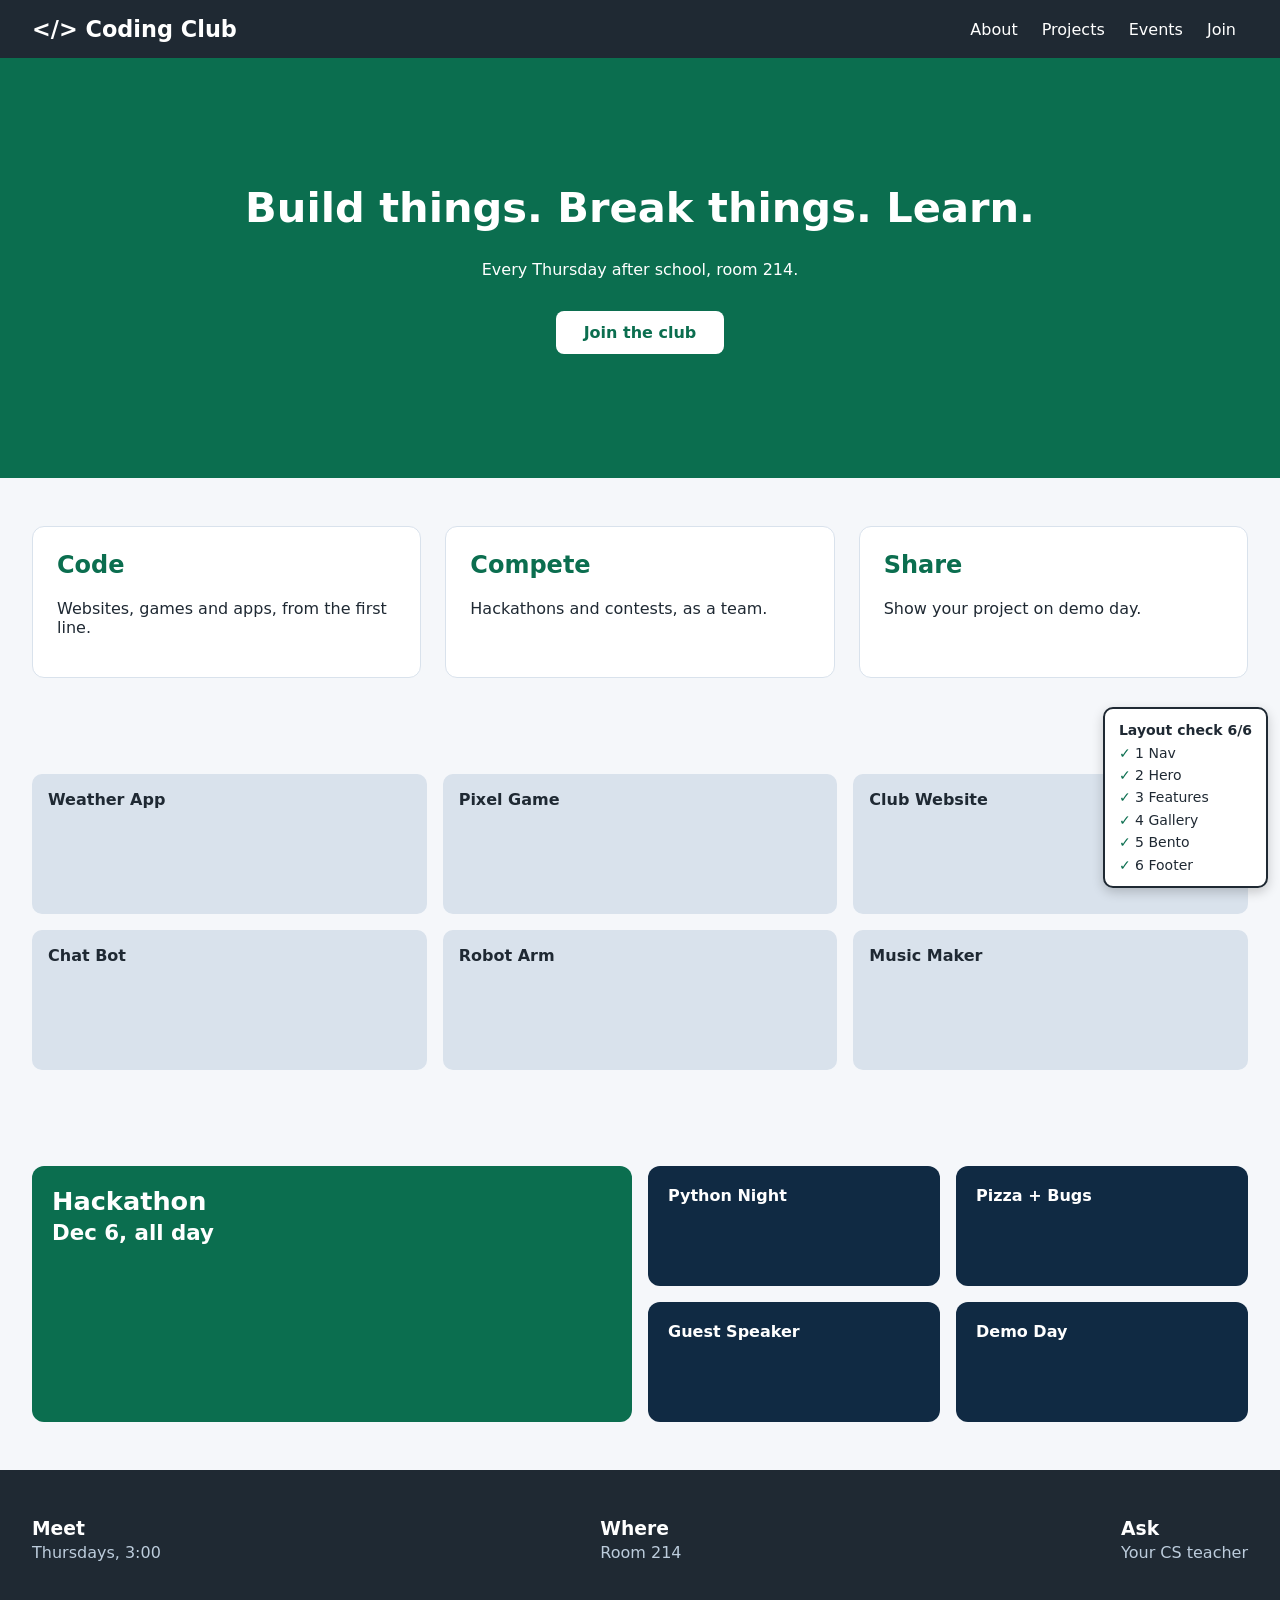
<file: Lesson9-layout-resuce/layout-rescue/coding-club.html>
<!DOCTYPE html>
<html lang="en">
<head>
  <meta charset="UTF-8">
  <meta name="viewport" content="width=device-width, initial-scale=1.0">
  <title>Coding Club</title>
  <link rel="stylesheet" href="style.css">
</head>
<body>
  <!-- Layout Rescue: do NOT change this file. All your work goes in style.css.
       Keep coding-club.html, style.css and check.js in the same folder. -->

  <!-- SECTION 1: nav -->
  <nav class="nav">
    <a class="logo" href="#">&lt;/&gt; Coding Club</a>
    <ul class="links">
      <li><a href="#about">About</a></li>
      <li><a href="#projects">Projects</a></li>
      <li><a href="#events">Events</a></li>
      <li><a href="#join">Join</a></li>
    </ul>
  </nav>

  <!-- SECTION 2: hero -->
  <header class="hero">
    <h1>Build things. Break things. Learn.</h1>
    <p>Every Thursday after school, room 214.</p>
    <a class="btn" href="#join">Join the club</a>
  </header>

  <!-- SECTION 3: features -->
  <section class="features" id="about">
    <article class="card">
      <h2>Code</h2>
      <p>Websites, games and apps, from the first line.</p>
    </article>
    <article class="card">
      <h2>Compete</h2>
      <p>Hackathons and contests, as a team.</p>
    </article>
    <article class="card">
      <h2>Share</h2>
      <p>Show your project on demo day.</p>
    </article>
  </section>

  <!-- SECTION 4: gallery -->
  <section class="gallery" id="projects">
    <div class="photo">Weather App</div>
    <div class="photo">Pixel Game</div>
    <div class="photo">Club Website</div>
    <div class="photo">Chat Bot</div>
    <div class="photo">Robot Arm</div>
    <div class="photo">Music Maker</div>
  </section>

  <!-- SECTION 5: bento -->
  <section class="bento" id="events">
    <div class="tile big">Hackathon<br><small>Dec 6, all day</small></div>
    <div class="tile">Python Night</div>
    <div class="tile">Pizza + Bugs</div>
    <div class="tile">Guest Speaker</div>
    <div class="tile">Demo Day</div>
  </section>

  <!-- SECTION 6: footer -->
  <footer class="footer" id="join">
    <div class="col"><h3>Meet</h3><p>Thursdays, 3:00</p></div>
    <div class="col"><h3>Where</h3><p>Room 214</p></div>
    <div class="col"><h3>Ask</h3><p>Your CS teacher</p></div>
  </footer>

  <script src="check.js"></script>
</body>
</html>
</file>
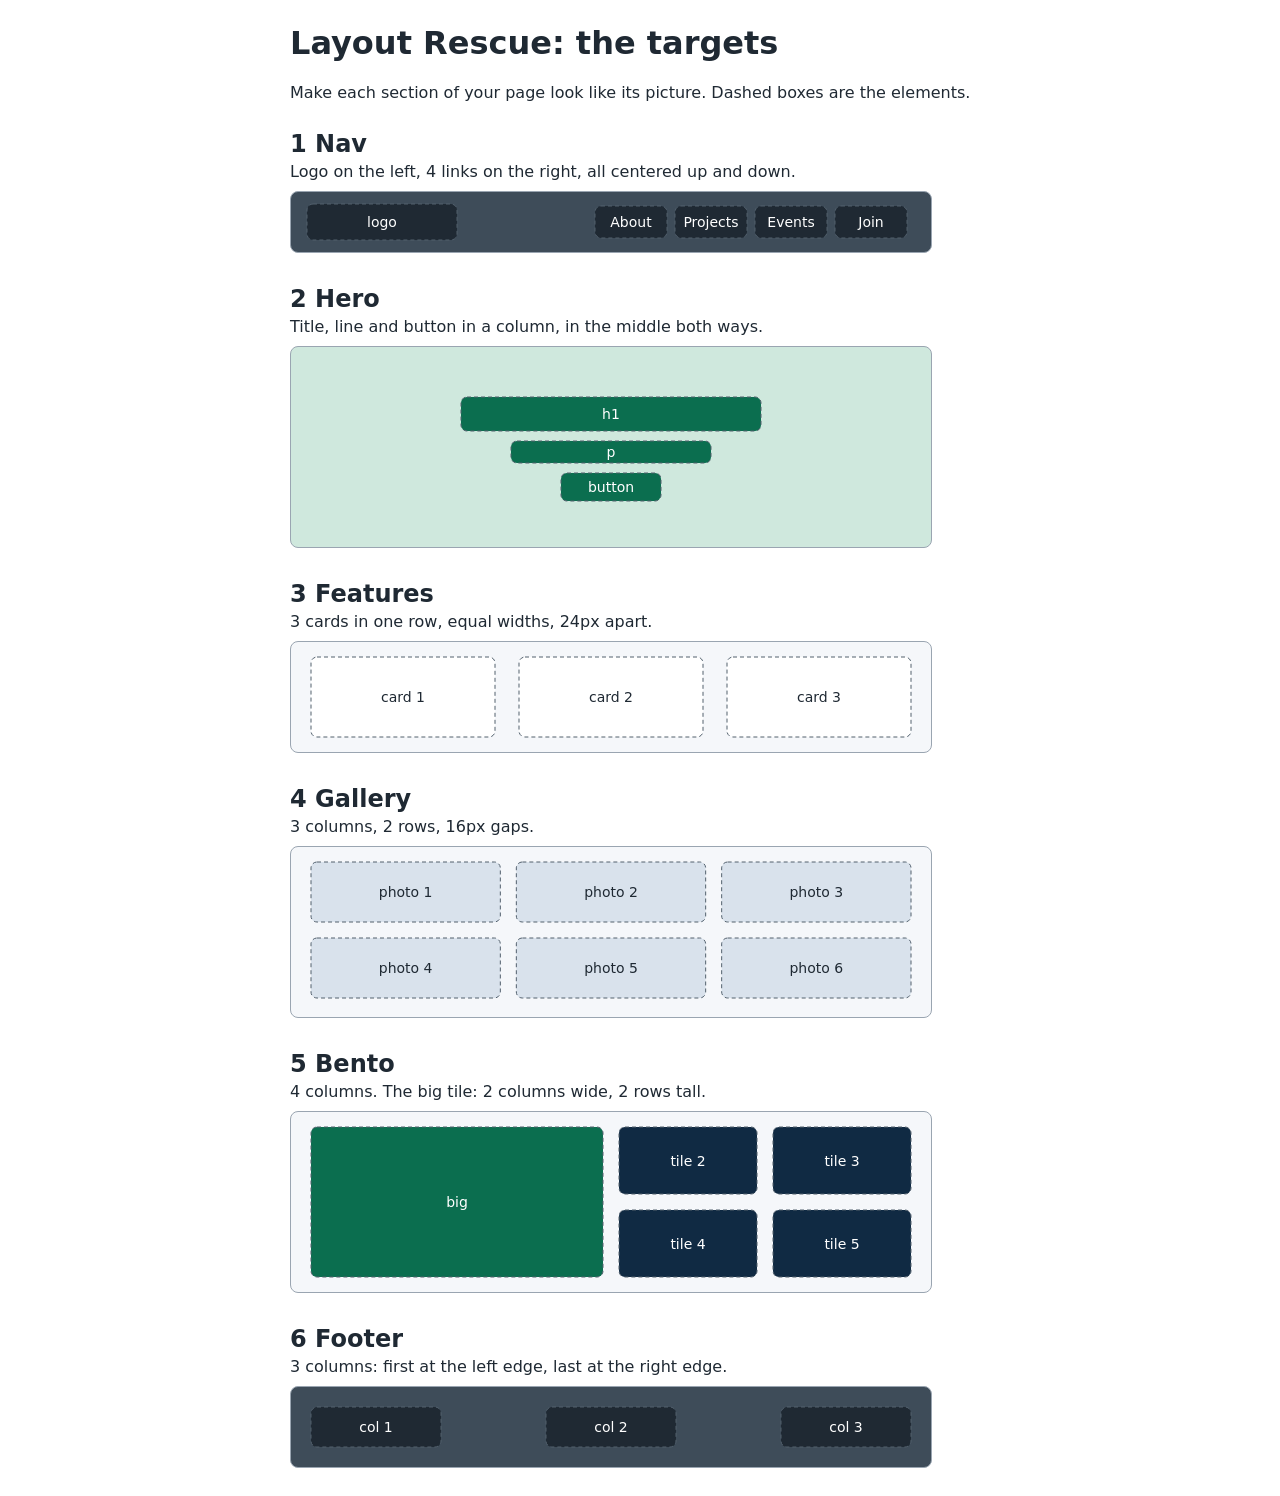
<file: Lesson9-layout-resuce/layout-rescue/targets.html>
<!DOCTYPE html><html lang="en"><head><meta charset="UTF-8"><meta name="viewport" content="width=device-width, initial-scale=1.0">
<title>Layout Rescue - Targets</title><style>body{font-family:system-ui,sans-serif;max-width:700px;margin:24px auto;padding:0 16px;color:#1f2933}h2{margin:28px 0 4px}p{margin:0 0 10px}</style></head><body>
<h1>Layout Rescue: the targets</h1><p>Make each section of your page look like its picture. Dashed boxes are the elements.</p>
<h2>1 Nav</h2><p>Logo on the left, 4 links on the right, all centered up and down.</p><svg viewBox="0 0 640 60" width="100%" role="img" style="max-width:640px;background:#3e4c59;border:1px solid #9aa5b1;border-radius:8px"><rect x="16" y="12" width="150" height="36" rx="6" fill="#1f2933" stroke="#52606d" stroke-dasharray="4 3"/><text x="91.0" y="35.0" text-anchor="middle" font-size="14" font-family="system-ui,sans-serif" fill="#fff">logo</text><rect x="304" y="14" width="72" height="32" rx="6" fill="#1f2933" stroke="#52606d" stroke-dasharray="4 3"/><text x="340.0" y="35.0" text-anchor="middle" font-size="14" font-family="system-ui,sans-serif" fill="#fff">About</text><rect x="384" y="14" width="72" height="32" rx="6" fill="#1f2933" stroke="#52606d" stroke-dasharray="4 3"/><text x="420.0" y="35.0" text-anchor="middle" font-size="14" font-family="system-ui,sans-serif" fill="#fff">Projects</text><rect x="464" y="14" width="72" height="32" rx="6" fill="#1f2933" stroke="#52606d" stroke-dasharray="4 3"/><text x="500.0" y="35.0" text-anchor="middle" font-size="14" font-family="system-ui,sans-serif" fill="#fff">Events</text><rect x="544" y="14" width="72" height="32" rx="6" fill="#1f2933" stroke="#52606d" stroke-dasharray="4 3"/><text x="580.0" y="35.0" text-anchor="middle" font-size="14" font-family="system-ui,sans-serif" fill="#fff">Join</text></svg>
<h2>2 Hero</h2><p>Title, line and button in a column, in the middle both ways.</p><svg viewBox="0 0 640 200" width="100%" role="img" style="max-width:640px;background:#cfe8dd;border:1px solid #9aa5b1;border-radius:8px"><rect x="170" y="50" width="300" height="34" rx="6" fill="#0b6e4f" stroke="#52606d" stroke-dasharray="4 3"/><text x="320.0" y="72.0" text-anchor="middle" font-size="14" font-family="system-ui,sans-serif" fill="#fff">h1</text><rect x="220" y="94" width="200" height="22" rx="6" fill="#0b6e4f" stroke="#52606d" stroke-dasharray="4 3"/><text x="320.0" y="110.0" text-anchor="middle" font-size="14" font-family="system-ui,sans-serif" fill="#fff">p</text><rect x="270" y="126" width="100" height="28" rx="6" fill="#0b6e4f" stroke="#52606d" stroke-dasharray="4 3"/><text x="320.0" y="145.0" text-anchor="middle" font-size="14" font-family="system-ui,sans-serif" fill="#fff">button</text></svg>
<h2>3 Features</h2><p>3 cards in one row, equal widths, 24px apart.</p><svg viewBox="0 0 640 110" width="100%" role="img" style="max-width:640px;background:#f5f7fa;border:1px solid #9aa5b1;border-radius:8px"><rect x="20.0" y="15" width="184.0" height="80" rx="6" fill="#fff" stroke="#52606d" stroke-dasharray="4 3"/><text x="112.0" y="60.0" text-anchor="middle" font-size="14" font-family="system-ui,sans-serif" fill="#1f2933">card 1</text><rect x="228.0" y="15" width="184.0" height="80" rx="6" fill="#fff" stroke="#52606d" stroke-dasharray="4 3"/><text x="320.0" y="60.0" text-anchor="middle" font-size="14" font-family="system-ui,sans-serif" fill="#1f2933">card 2</text><rect x="436.0" y="15" width="184.0" height="80" rx="6" fill="#fff" stroke="#52606d" stroke-dasharray="4 3"/><text x="528.0" y="60.0" text-anchor="middle" font-size="14" font-family="system-ui,sans-serif" fill="#1f2933">card 3</text></svg>
<h2>4 Gallery</h2><p>3 columns, 2 rows, 16px gaps.</p><svg viewBox="0 0 640 170" width="100%" role="img" style="max-width:640px;background:#f5f7fa;border:1px solid #9aa5b1;border-radius:8px"><rect x="20.0" y="15" width="189.33333333333334" height="60" rx="6" fill="#d9e2ec" stroke="#52606d" stroke-dasharray="4 3"/><text x="114.66666666666667" y="50.0" text-anchor="middle" font-size="14" font-family="system-ui,sans-serif" fill="#1f2933">photo 1</text><rect x="225.33333333333334" y="15" width="189.33333333333334" height="60" rx="6" fill="#d9e2ec" stroke="#52606d" stroke-dasharray="4 3"/><text x="320.0" y="50.0" text-anchor="middle" font-size="14" font-family="system-ui,sans-serif" fill="#1f2933">photo 2</text><rect x="430.6666666666667" y="15" width="189.33333333333334" height="60" rx="6" fill="#d9e2ec" stroke="#52606d" stroke-dasharray="4 3"/><text x="525.3333333333334" y="50.0" text-anchor="middle" font-size="14" font-family="system-ui,sans-serif" fill="#1f2933">photo 3</text><rect x="20.0" y="91" width="189.33333333333334" height="60" rx="6" fill="#d9e2ec" stroke="#52606d" stroke-dasharray="4 3"/><text x="114.66666666666667" y="126.0" text-anchor="middle" font-size="14" font-family="system-ui,sans-serif" fill="#1f2933">photo 4</text><rect x="225.33333333333334" y="91" width="189.33333333333334" height="60" rx="6" fill="#d9e2ec" stroke="#52606d" stroke-dasharray="4 3"/><text x="320.0" y="126.0" text-anchor="middle" font-size="14" font-family="system-ui,sans-serif" fill="#1f2933">photo 5</text><rect x="430.6666666666667" y="91" width="189.33333333333334" height="60" rx="6" fill="#d9e2ec" stroke="#52606d" stroke-dasharray="4 3"/><text x="525.3333333333334" y="126.0" text-anchor="middle" font-size="14" font-family="system-ui,sans-serif" fill="#1f2933">photo 6</text></svg>
<h2>5 Bento</h2><p>4 columns. The big tile: 2 columns wide, 2 rows tall.</p><svg viewBox="0 0 640 180" width="100%" role="img" style="max-width:640px;background:#f5f7fa;border:1px solid #9aa5b1;border-radius:8px"><rect x="20" y="15" width="292.0" height="150" rx="6" fill="#0b6e4f" stroke="#52606d" stroke-dasharray="4 3"/><text x="166.0" y="95.0" text-anchor="middle" font-size="14" font-family="system-ui,sans-serif" fill="#fff">big</text><rect x="328.0" y="15" width="138.0" height="67" rx="6" fill="#102a43" stroke="#52606d" stroke-dasharray="4 3"/><text x="397.0" y="53.5" text-anchor="middle" font-size="14" font-family="system-ui,sans-serif" fill="#fff">tile 2</text><rect x="482.0" y="15" width="138.0" height="67" rx="6" fill="#102a43" stroke="#52606d" stroke-dasharray="4 3"/><text x="551.0" y="53.5" text-anchor="middle" font-size="14" font-family="system-ui,sans-serif" fill="#fff">tile 3</text><rect x="328.0" y="98" width="138.0" height="67" rx="6" fill="#102a43" stroke="#52606d" stroke-dasharray="4 3"/><text x="397.0" y="136.5" text-anchor="middle" font-size="14" font-family="system-ui,sans-serif" fill="#fff">tile 4</text><rect x="482.0" y="98" width="138.0" height="67" rx="6" fill="#102a43" stroke="#52606d" stroke-dasharray="4 3"/><text x="551.0" y="136.5" text-anchor="middle" font-size="14" font-family="system-ui,sans-serif" fill="#fff">tile 5</text></svg>
<h2>6 Footer</h2><p>3 columns: first at the left edge, last at the right edge.</p><svg viewBox="0 0 640 80" width="100%" role="img" style="max-width:640px;background:#3e4c59;border:1px solid #9aa5b1;border-radius:8px"><rect x="20" y="20" width="130" height="40" rx="6" fill="#1f2933" stroke="#52606d" stroke-dasharray="4 3"/><text x="85.0" y="45.0" text-anchor="middle" font-size="14" font-family="system-ui,sans-serif" fill="#fff">col 1</text><rect x="255" y="20" width="130" height="40" rx="6" fill="#1f2933" stroke="#52606d" stroke-dasharray="4 3"/><text x="320.0" y="45.0" text-anchor="middle" font-size="14" font-family="system-ui,sans-serif" fill="#fff">col 2</text><rect x="490" y="20" width="130" height="40" rx="6" fill="#1f2933" stroke="#52606d" stroke-dasharray="4 3"/><text x="555.0" y="45.0" text-anchor="middle" font-size="14" font-family="system-ui,sans-serif" fill="#fff">col 3</text></svg>
</body></html>
</file>
<file: Lesson01-Intro-to-CSS/style.css>
body {
     background-color: rgb(49, 49, 168);
     color: white;
 }
 .stats {
    background-color: aliceblue;
    color: black;
 }
 #player {
    background-color: beige;
 }
</file>
<file: Lesson02-Selectors/style.css>
h1, h2 {
font-family: 'Courier New', Courier, monospace;
} 
.player-card p {
    color: #f2b705;
}
.player-card .btn {
    background-color: #f2b705;
}
#banner {
    border-bottom: 3px solid #5ADB8C;
}
.about p {
    font-style: italic;
}
.tag {
    font-weight: bold;
}
.stat {
    font-weight: bold;
}
</file>
<file: Lesson 2C-Pseudo-Selectors/squad-page2/style.css>
/* style.css · squad page (after Lesson 2A) */

body {
    background-color: #101A2B;
    color: #EAF0F7;
}

h1 {
    color: #5ADB8C;
    font-size: 40px;
}

.tag {
    background-color: #2B3F5F;
    color: #5ADB8C;
}

/* group: every <h2> AND every <h3> */
h2, h3 {
    color: #F2B705;
}

/* class selector: every class="player-card" */
.player-card {
    border: 1px solid #2B3F5F;
    padding: 4px 14px;
    margin: 10px 0;
}

/* id selector: the one id="captain" */
#captain {
    border: 2px solid #F2B705;
}

nav a:hover {
    color: white;
    text-decoration: none;
}
/* button states */
.join:hover {
    background-color: rgb(146, 255, 255);
}
/* when button is clicked */
.join:active {
    transform: scale(0.9);
}
/* when keyboard access elements */
.join:focus {
    outline: 3px solid rgb(0, 132, 255);
}
/* .results li:first-child {
    background-color: rgb(0, 180, 216);
}
.results li:last-child {
    background-color: rgb(127, 174, 255);
}
.results li:nth-child(even) {
    color: rgb(127, 214, 255);
}
/* .results li:nth-child(odd) {
    color: rgb(127, 163, 255); 
}*/
/* .results li:nth-child(3n) {
    background-color: red;
}  */
.results li:nth-child(4n+2) {
    background-color: rgb(51, 139, 255);
}
</file>
<file: Lesson02-Selectors/squad-page/style.css>
/* style.css · squad page (after Lesson 2A) */

body {
    background-color: #101A2B;
    color: #EAF0F7;
}

h1 {
    color: #5ADB8C;
    font-size: 40px;
}

.tag {
    background-color: #2B3F5F;
    color: #5ADB8C;
}

/* group: every <h2> AND every <h3> */
h2, h3 {
    color: #F2B705;
}

/* class selector: every class="player-card" */
.player-card {
    border: 1px solid #2B3F5F;
    padding: 4px 14px;
    margin: 10px 0;
}

/* id selector: the one id="captain" */
#captain {
    border: 2px solid #F2B705;
}
/* descendeant (space) */
.player-card p {
    color: #AEC0D8;
}
nav a {
    color: white;
}
</file>
<file: Lesson7-Flexbox/flexbox-arena/arena.css>
/* arena.css · Flexbox Arena · DON'T EDIT THIS FILE
   It draws the page and the TARGET courts (.t1 ... .t9). */

* { box-sizing: border-box; }

body {
    margin: 0;
    background-color: #101A2B;
    color: #EAF0F7;
    font-family: system-ui, "Segoe UI", Arial, sans-serif;
    line-height: 1.5;
}

.arena-top, main { max-width: 1000px; margin: 0 auto; padding: 0 16px; }
.arena-top { padding-top: 24px; }
.kicker { color: #F2B705; text-transform: uppercase; letter-spacing: 0.12em; font-size: 0.875rem; font-weight: 700; margin: 0; }
h1 { color: #5ADB8C; font-size: 2.5rem; margin: 4px 0; }
.lead { color: #AEC0D8; max-width: 640px; }
code { font-family: Consolas, "Cascadia Mono", monospace; color: #F2B705; }
.score { font-weight: 700; font-size: 1.125rem; }
#bonus { color: #F2B705; }

.level { background-color: #18263C; border: 1px solid #2B3F5F; border-radius: 10px; padding: 12px 20px 16px; margin: 20px 0; }
.level.cleared { border-color: #5ADB8C; box-shadow: 0 0 0 2px #5ADB8C; }
.level.boss { border-color: #F2B705; }
.level-head { display: flex; justify-content: space-between; align-items: center; gap: 12px; flex-wrap: wrap; }
.level h2 { margin: 6px 0; font-size: 1.25rem; color: #F2B705; }
.status { margin: 0; font-weight: 700; color: #AEC0D8; }
.level.cleared .status { color: #5ADB8C; }
.goal { margin: 4px 0 12px; }
details { margin-top: 10px; color: #AEC0D8; }
summary { cursor: pointer; color: #5ADB8C; font-weight: 600; }
summary:focus-visible { outline: 3px solid #F2B705; outline-offset: 2px; }

/* the two courts, side by side when there's room */
.courts { display: flex; flex-wrap: wrap; gap: 16px; }
.court { width: 440px; max-width: 100%; overflow-x: auto; background-color: #0B1220; border: 2px solid #2B3F5F; border-radius: 8px; padding: 10px; position: relative; }
.court > div { width: 416px; }
.court::before { display: block; font-size: 0.75rem; font-weight: 700; letter-spacing: 0.12em; margin-bottom: 8px; }
.court.target::before { content: "TARGET"; color: #F2B705; }
.court.yours::before { content: "YOURS"; color: #5ADB8C; }
.court.target { border-style: dashed; }

/* the pieces (same in both courts) */
.tile, .game { width: 64px; height: 64px; display: grid; place-items: center; background-color: #C2185B; color: #fff; font-weight: 700; border-radius: 6px; }
.game { width: 120px; height: 56px; background-color: #6C4AB6; }
.logo { height: 48px; padding: 0 14px; display: grid; place-items: center; background-color: #5ADB8C; color: #101A2B; font-weight: 800; border-radius: 6px; }
.menu { height: 28px; width: 90px; display: grid; place-items: center; background-color: #2B3F5F; font-size: 0.75rem; font-weight: 700; border-radius: 4px; }
.play { padding: 10px 22px; background-color: #F2B705; color: #101A2B; font-weight: 800; border-radius: 999px; }
.item { height: 34px; padding: 0 12px; display: grid; align-items: center; background-color: #2B3F5F; border-radius: 4px; }
.card { padding: 12px; background-color: #2B3F5F; border: 1px solid #AEC0D8; border-radius: 6px; }
.links a { color: #5ADB8C; font-weight: 600; }
.pic { height: 90px; display: grid; place-items: center; background-color: #6C4AB6; font-weight: 700; border-radius: 6px; }
.text { padding: 8px; }

/* courts with a fixed height */
.t3, .l3 { min-height: 64px; background-color: #18263C; padding: 8px; }
.t4, .l4 { height: 160px; background-color: #18263C; }
.t8, .l8 { min-height: 64px; background-color: #18263C; padding: 8px 12px; }

/* ===== TARGETS (no peeking: the fun is in working it out) ===== */
.t1 { display: flex; }
.t2 { display: flex; gap: 16px; }
.t3 { display: flex; justify-content: space-between; align-items: center; }
.t4 { display: flex; justify-content: center; align-items: center; }
.t5 { display: flex; flex-direction: column; gap: 8px; }
.t6 { display: flex; gap: 12px; }
.t6 .card { flex: 1; }
.t7 { display: flex; flex-wrap: wrap; gap: 12px; }
.t8 { display: flex; justify-content: space-between; align-items: center; }
.t8 .links { display: flex; gap: 16px; }
.t9 { display: flex; flex-direction: row-reverse; gap: 16px; }
.t9 .pic, .t9 .text { flex: 1; }
</file>
<file: Lesson7-Flexbox/flexbox-arena/style.css>
/* style.css · Flexbox Arena · YOUR FILE
   Write your CSS inside each rule. Save, then refresh the page.
   A level turns green when YOURS matches the TARGET exactly. */

/* LEVEL 1 · Line up ▸ the tiles in a row */
.l1 {
   display: flex;
}

/* LEVEL 2 · Breathing room ▸ a row with 16px between the tiles */
.l2 {
   display: flex;
   gap: 16px;
}

/* LEVEL 3 · Navbar ▸ logo left, menu right, both centered top to bottom */
.l3 {
   display: flex;
   justify-content: space-between;
   align-items: center;
}

/* LEVEL 4 · Press start ▸ PLAY in the dead center */
.l4 {
   display: flex;
   justify-content: center;
   align-items: center;
}

/* LEVEL 5 · Side menu ▸ a column with 8px between buttons */
.l5 {
   display: flex;
   flex-direction: column;
   gap: 8px;
}

/* LEVEL 6 · Fair fight ▸ three equal-width cards, 12px apart (TWO rules) */
.l6 {
   display: flex;
   gap: 12px;
}

.l6 .card {
   flex: 1;
}

/* LEVEL 7 · Game library ▸ rows of tiles, 12px apart, wrapping to a new line */
.l7 {
   display: flex;
   gap: 12px;
   flex-wrap: wrap;
}

/* LEVEL 8 · BOSS ▸ the GameHub header (TWO rules: the header and the nav) */
.l8 {
   display: flex;
   justify-content: space-between;
   align-items: center;
}

.l8 .links {

}

/* BONUS · Flip it ▸ picture on the right, equal halves, 16px apart (TWO rules) */
.l9 {

}

.l9 .pic,
.l9 .text {

}
</file>
<file: Lesson8-Grid/grid-arena/arena.css>
/* arena.css · Grid Arena · DON'T EDIT THIS FILE
   It draws the page and the TARGET courts (.t1 ... .t9). */

* { box-sizing: border-box; }

body {
    margin: 0;
    background-color: #101A2B;
    color: #EAF0F7;
    font-family: system-ui, "Segoe UI", Arial, sans-serif;
    line-height: 1.5;
}

.arena-top, main { max-width: 1000px; margin: 0 auto; padding: 0 16px; }
.arena-top { padding-top: 24px; }
.kicker { color: #F2B705; text-transform: uppercase; letter-spacing: 0.12em; font-size: 0.875rem; font-weight: 700; margin: 0; }
h1 { color: #5ADB8C; font-size: 2.5rem; margin: 4px 0; }
.lead { color: #AEC0D8; max-width: 660px; }
code { font-family: Consolas, "Cascadia Mono", monospace; color: #F2B705; }
.score { font-weight: 700; font-size: 1.125rem; }
#bonus { color: #F2B705; }

.level { background-color: #18263C; border: 1px solid #2B3F5F; border-radius: 10px; padding: 12px 20px 16px; margin: 20px 0; }
.level.cleared { border-color: #5ADB8C; box-shadow: 0 0 0 2px #5ADB8C; }
.level.boss { border-color: #F2B705; }
.level-head { display: flex; justify-content: space-between; align-items: center; gap: 12px; flex-wrap: wrap; }
.head-right { display: flex; align-items: center; gap: 12px; }
.level h2 { margin: 6px 0; font-size: 1.25rem; color: #F2B705; }
.status { margin: 0; font-weight: 700; color: #AEC0D8; }
.level.cleared .status { color: #5ADB8C; }
.goal { margin: 4px 0 12px; }
details { margin-top: 10px; color: #AEC0D8; }
summary { cursor: pointer; color: #5ADB8C; font-weight: 600; }
summary:focus-visible, .narrow-btn:focus-visible { outline: 3px solid #F2B705; outline-offset: 2px; }
.narrow-btn { font: inherit; font-size: 0.875rem; font-weight: 600; color: #101A2B; background-color: #AEC0D8; border: 0; border-radius: 6px; padding: 4px 10px; cursor: pointer; }
.narrow-btn[aria-pressed="true"] { background-color: #F2B705; }

/* the two courts, side by side when there's room */
.courts { display: flex; flex-wrap: wrap; gap: 16px; align-items: flex-start; }
.court { width: 440px; max-width: 100%; overflow-x: auto; background-color: #0B1220; border: 2px solid #2B3F5F; border-radius: 8px; padding: 10px; }
.court > div { width: 416px; }
.narrow .court > div { width: 280px; }
.court::before { display: block; font-size: 0.75rem; font-weight: 700; letter-spacing: 0.12em; margin-bottom: 8px; }
.court.target::before { content: "TARGET"; color: #F2B705; }
.court.yours::before { content: "YOURS"; color: #5ADB8C; }
.court.target { border-style: dashed; }

/* the pieces (same in both courts) */
.cell { min-height: 56px; display: grid; place-items: center; background-color: #C2185B; color: #fff; font-weight: 700; border-radius: 6px; }
.cell.big, .cell.tall { background-color: #F2B705; color: #101A2B; }
.game { height: 56px; display: grid; place-items: center; background-color: #6C4AB6; color: #fff; font-weight: 700; border-radius: 6px; }
.side, .main { height: 100px; display: grid; place-items: center; font-weight: 700; border-radius: 6px; }
.side { background-color: #2B3F5F; }
.main { background-color: #1F6E4A; }
.sc { padding: 6px 10px; background-color: #2B3F5F; border-radius: 4px; font-weight: 600; }
.sc.name { background-color: #1F6E4A; }
.title { padding: 6px 10px; background-color: #F2B705; color: #101A2B; font-weight: 800; border-radius: 6px; }
.card { padding: 12px; background-color: #2B3F5F; border: 1px solid #AEC0D8; border-radius: 6px; }
.fcol { min-height: 70px; padding: 10px; background-color: #2B3F5F; border-radius: 6px; font-weight: 600; }
.bottom { padding: 6px 10px; background-color: #0F1724; border: 1px solid #2B3F5F; border-radius: 6px; color: #AEC0D8; text-align: center; }

/* ===== TARGETS (no peeking: the fun is in working it out) ===== */
.t1 { display: grid; grid-template-columns: 1fr 1fr 1fr; }
.t2 { display: grid; grid-template-columns: repeat(3, 1fr); gap: 12px; }
.t3 { display: grid; grid-template-columns: 120px 1fr; gap: 12px; }
.t4 { display: grid; grid-template-columns: 2fr 1fr 1fr; gap: 8px; }
.t5 { display: grid; grid-template-columns: repeat(3, 1fr); gap: 12px; }
.t5 .big { grid-column: span 2; }
.t6 { display: grid; grid-template-columns: repeat(3, 1fr); gap: 12px; }
.t6 .tall { grid-row: span 2; }
.t7 { display: grid; grid-template-columns: repeat(auto-fit, minmax(120px, 1fr)); gap: 12px; }
.t8 { display: grid; grid-template-columns: repeat(auto-fit, minmax(120px, 1fr)); gap: 16px; }
.t8 .title { grid-column: 1 / -1; }
.t9 { display: grid; grid-template-columns: 2fr 1fr 1fr; gap: 16px; }
.t9 .bottom { grid-column: 1 / -1; }
</file>
<file: Lesson8-Grid/grid-arena/style.css>
/* style.css · Grid Arena · YOUR FILE
   Write your CSS inside each rule. Save, then refresh the page.
   A level turns green when YOURS matches the TARGET exactly. */

/* LEVEL 1 · Three columns ▸ two rows of three equal columns */
.l1 {
   display: grid;
   grid-template-columns: 1fr 1fr 1fr;
}

/* LEVEL 2 · Breathing room ▸ three equal columns, 12px gaps */
.l2 {
   display: grid;
   grid-template-columns: repeat(3 ,1fr);
   gap: 12px;
}

/* LEVEL 3 · Sidebar ▸ 120px sidebar, main takes the rest, 12px gap */
.l3 {
   display: grid;
   grid-template-columns: 120px 1fr;
   gap: 12px;
}

/* LEVEL 4 · Scoreboard ▸ name column twice as wide as the others, 8px gaps */
.l4 {
   display: grid;
   grid-template-columns: 2fr 1fr 1fr;
   gap: 8px;
}

/* LEVEL 5 · Featured game ▸ three columns, 12px gaps, FEATURED spans two columns (TWO rules) */
.l5 {
   display: grid;
   grid-template-columns: repeat(3, 1fr);
   gap: 12px;
}

.l5 .big {
   grid-column: span 2;
}

/* LEVEL 6 · Tall card ▸ three columns, 12px gaps, TALL spans two rows (TWO rules) */
.l6 {
   display: grid;
   grid-template-columns: repeat(3, 1fr);
   gap: 12px;
}

.l6 .tall {
   grid-row: span 2;
}

/* LEVEL 7 · Game library ▸ as many 120px+ tiles per row as fit, 12px gaps (checked wide AND narrow) */
.l7 {
   display: grid;
   grid-template-columns: repeat(auto-fit, minmax(120px, 1fr));
   gap: 12px;
}

/* LEVEL 8 · BOSS ▸ GameHub features: responsive cards, 16px gaps, full-width title (TWO rules) */
.l8 {
   display: grid;
   grid-template-columns: repeat(auto-fit, minmax(120px, 1fr));
   gap: 16px;
}

.l8 .title {
   /* grid-column: span 3 */
   grid-column: 1/-1; /* full width */
}

/* BONUS · The GameHub footer ▸ 2fr 1fr 1fr, 16px gaps, full-width bottom bar (TWO rules) */
.l9 {
   display: grid;
   grid-template-columns: 2fr 1fr 1fr;
   gap: 16px ;
}

.l9 .bottom {
   grid-column: span 3;
}
</file>
<file: Lesson9-layout-resuce/layout-rescue/style.css>
/* ============================================================
   Layout Rescue - style.css
   PART A (given): colors, fonts, borders. Do not change it.
   PART B (yours): the layout. Only flexbox and grid.
   ============================================================ */

/* ---------- PART A: given styles ---------- */
* { box-sizing: border-box; }
body { margin: 0; font-family: system-ui, Arial, sans-serif; color: #1f2933; background: #f5f7fa; }
a { color: inherit; text-decoration: none; }
section, footer { padding: 48px 32px; }

.nav { background: #1f2933; color: #fff; padding: 16px 32px; }
.logo { font-weight: 700; font-size: 1.4rem; }
.links { list-style: none; margin: 0; padding: 0; }
.links a { padding: 8px 12px; border-radius: 6px; }
.links a:hover { background: #3e4c59; }

.hero { background: #0b6e4f; color: #fff; text-align: center; padding: 32px; min-height: 420px; }
.hero h1 { font-size: 2.6rem; margin: 0 0 12px; }
.btn { background: #fff; color: #0b6e4f; padding: 12px 28px; border-radius: 8px; font-weight: 700; margin-top: 16px; }

.card { background: #fff; border: 1px solid #d9e2ec; border-radius: 12px; padding: 24px; }
.card h2 { margin-top: 0; color: #0b6e4f; }

.photo { background: #d9e2ec; border-radius: 10px; height: 140px; padding: 16px; font-weight: 700; }

.tile { background: #102a43; color: #fff; border-radius: 12px; padding: 20px; min-height: 120px; font-weight: 700; }
.tile.big { background: #0b6e4f; font-size: 1.6rem; }

.footer { background: #1f2933; color: #fff; }
.col h3 { margin: 0 0 4px; }
.col p { margin: 0; color: #bcccdc; }

/* ---------- PART B: your layout ---------- */
/* For each section: above your rule, write ONE comment line:
   flex or grid, and why.  Example:  flex - one row of items.
   Open targets.html to see the goal. The green checks at the
   bottom of your page tell you when a section is right. */

/* SECTION 1 - nav: logo on the left, links on the right,
   both centered up and down. The 4 links sit in a row. */
/* why: */
.nav {
   display: flex;
   align-items: center;
   justify-content: space-between;
}
.links {
   display: flex;
}

/* SECTION 2 - hero: title, line and button stacked in a
   column, centered left-right AND up-down in the green box. */
/* why: */
.hero {
   display: flex;
   flex-direction: column;
   align-items: center;
   justify-content: center;
}

/* SECTION 3 - features: 3 cards in one row, equal widths,
   24px apart. */
/* why: */
.features {
   display: flex;
   gap: 24px;
}
.card {
   flex: 1;
}

/* SECTION 4 - gallery: 3 columns, 2 rows, 16px gaps. */
/* why: */
.gallery {
  display: grid; 
  grid-template-columns: repeat(3, 1fr); 
  gap: 16px;
}

/* SECTION 5 - bento: 4 columns. The big tile is 2 columns
   wide and 2 rows tall; the 4 small tiles fill the rest. */
/* why: */
.bento {
   display: grid;
   grid-template-columns: repeat(4, 1fr);
   gap: 16px;
}
.big {
  grid-column: span 2; 
  grid-row: span 2; 
}

/* SECTION 6 - footer: 3 columns, the first at the left edge,
   the last at the right edge; they wrap when the window is narrow. */
/* why: */
.footer {
   display: flex; 
   justify-content: space-between; f
   lex-wrap: wrap;
}

/* DONE EARLY (stretch):
   1. Gallery: let it pick 1, 2 or 3 columns by itself as the
      window changes: repeat(auto-fit, minmax(220px, 1fr)).
   2. Bento: make the big tile 3 columns wide. Where do the small
      tiles go? Write what you see in a comment, then put it back.
   3. Features: add flex-wrap: wrap and give .card a min-width of
      260px. Make the window narrow. What happens? Write it down. */
</file>
